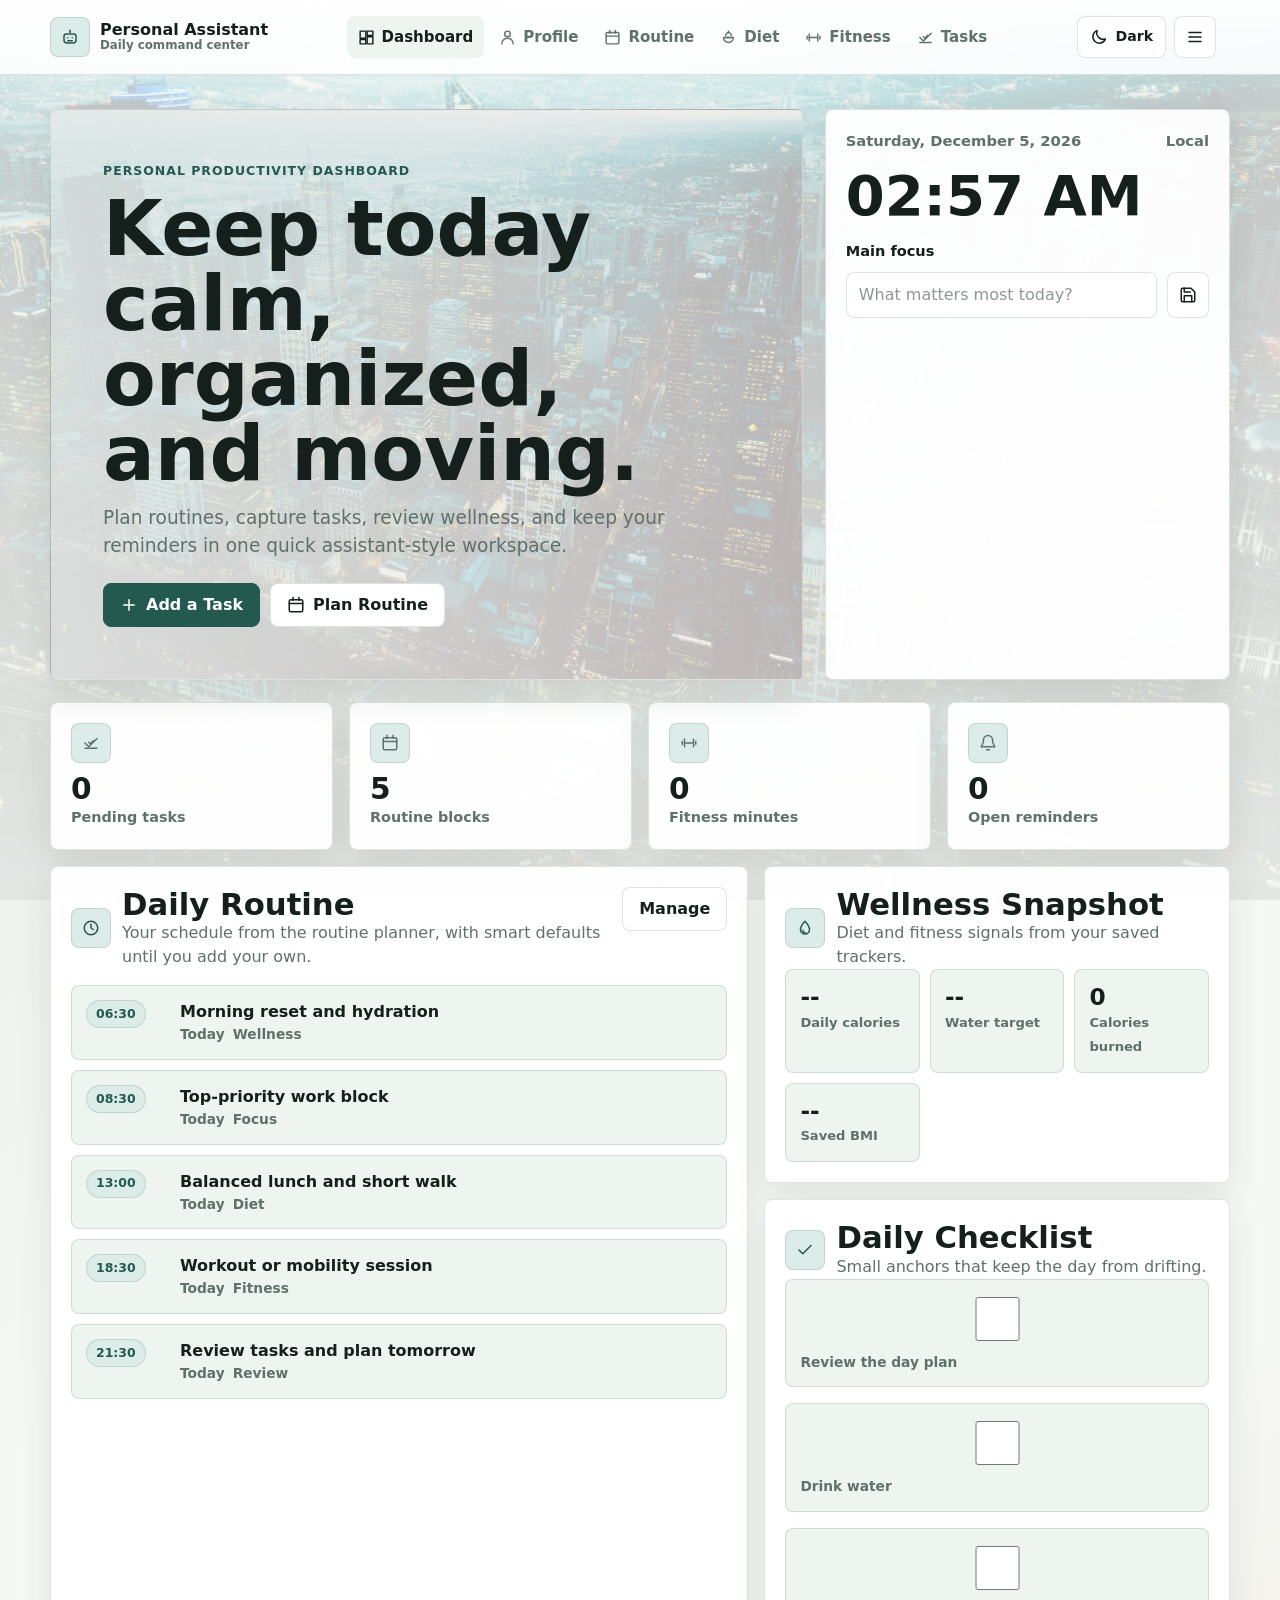
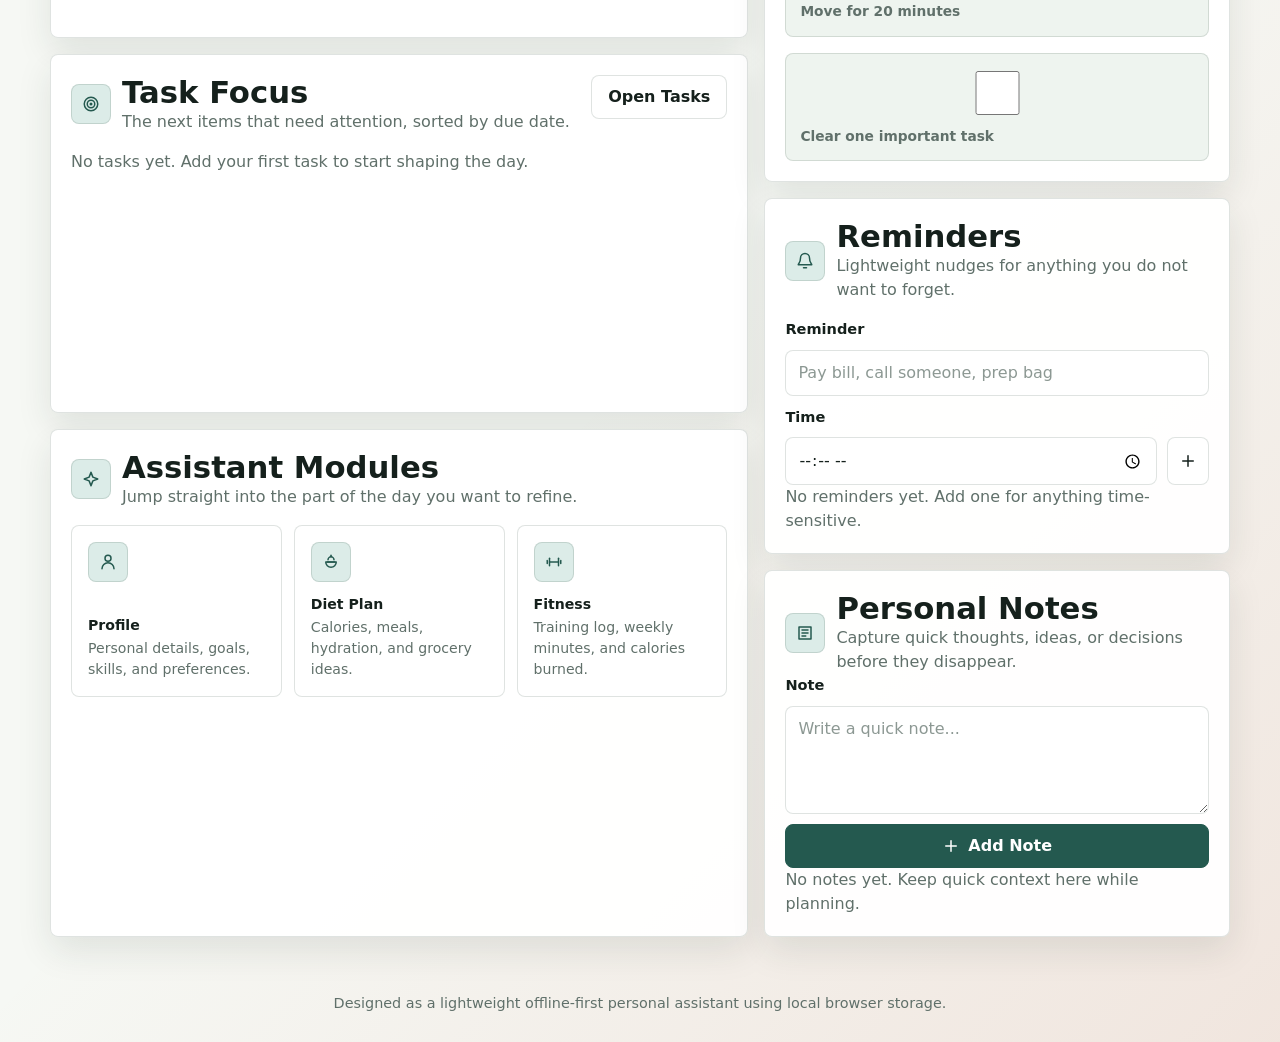
<file: Index.html>
<!DOCTYPE html>
<html lang="en">
<head>
    <meta charset="UTF-8">
    <meta name="viewport" content="width=device-width, initial-scale=1.0">
    <meta name="description" content="A lightweight personal assistant dashboard for routines, tasks, fitness, diet, reminders, and notes.">
    <title>Personal Assistant Dashboard</title>
    <link rel="stylesheet" href="./app.css">
    <script src="./app.js" defer></script>
    <script src="./Personal.js" defer></script>
</head>
<body data-page="dashboard">
    <a class="skip-link" href="#main">Skip to content</a>

    <header class="site-header">
        <nav class="navbar" aria-label="Primary navigation">
            <a class="brand" href="./Index.html">
                <span class="brand-mark" data-icon="assistant" aria-hidden="true"></span>
                <span class="brand-text">
                    <span>Personal Assistant</span>
                    <span>Daily command center</span>
                </span>
            </a>

            <div class="nav-menu" id="primary-menu">
                <a class="nav-link" href="./Index.html" data-icon="dashboard">Dashboard</a>
                <a class="nav-link" href="./Profile.html" data-icon="user">Profile</a>
                <a class="nav-link" href="./TimeTable.html" data-icon="calendar">Routine</a>
                <a class="nav-link" href="./Diet.html" data-icon="salad">Diet</a>
                <a class="nav-link" href="./Exercise.html" data-icon="dumbbell">Fitness</a>
                <a class="nav-link" href="./Task.html" data-icon="tasks">Tasks</a>
            </div>

            <div class="nav-actions">
                <button class="theme-toggle" type="button" data-theme-toggle></button>
                <button class="icon-button nav-toggle" type="button" data-nav-toggle aria-label="Open navigation" aria-controls="primary-menu" aria-expanded="false"></button>
            </div>
        </nav>
    </header>

    <main class="app-shell" id="main">
        <section class="dashboard-hero" aria-labelledby="dashboard-title">
            <div class="hero-panel">
                <div class="hero-content">
                    <p class="eyebrow">Personal productivity dashboard</p>
                    <h1 id="dashboard-title">Keep today calm, organized, and moving.</h1>
                    <p class="lead">Plan routines, capture tasks, review wellness, and keep your reminders in one quick assistant-style workspace.</p>
                    <div class="hero-actions">
                        <a class="btn btn-primary" href="./Task.html"><span data-icon="plus" aria-hidden="true"></span>Add a Task</a>
                        <a class="btn" href="./TimeTable.html"><span data-icon="calendar" aria-hidden="true"></span>Plan Routine</a>
                    </div>
                </div>
            </div>

            <aside class="hero-aside" aria-label="Today overview">
                <div class="today-meta">
                    <span data-current-date>Today</span>
                    <span>Local</span>
                </div>
                <div class="clock" data-clock>--:--</div>
                <form class="compact-form" id="focusForm">
                    <label for="dailyFocus">Main focus</label>
                    <div class="input-line">
                        <input id="dailyFocus" type="text" placeholder="What matters most today?">
                        <button class="icon-button" type="submit" aria-label="Save focus"><span data-icon="save" aria-hidden="true"></span></button>
                    </div>
                </form>
                <p class="muted" id="focusStatus" aria-live="polite"></p>
            </aside>
        </section>

        <section class="metric-grid" aria-label="Dashboard metrics">
            <article class="stat-card">
                <span class="stat-icon" data-icon="tasks" aria-hidden="true"></span>
                <div>
                    <strong id="metricPendingTasks">0</strong>
                    <span>Pending tasks</span>
                </div>
            </article>
            <article class="stat-card">
                <span class="stat-icon" data-icon="calendar" aria-hidden="true"></span>
                <div>
                    <strong id="metricRoutineItems">0</strong>
                    <span>Routine blocks</span>
                </div>
            </article>
            <article class="stat-card">
                <span class="stat-icon" data-icon="dumbbell" aria-hidden="true"></span>
                <div>
                    <strong id="metricFitnessMinutes">0</strong>
                    <span>Fitness minutes</span>
                </div>
            </article>
            <article class="stat-card">
                <span class="stat-icon" data-icon="bell" aria-hidden="true"></span>
                <div>
                    <strong id="metricReminders">0</strong>
                    <span>Open reminders</span>
                </div>
            </article>
        </section>

        <section class="dashboard-grid" aria-label="Daily planning sections">
            <div class="stack">
                <section class="panel" aria-labelledby="routine-title">
                    <div class="section-head">
                        <div class="section-title">
                            <span class="section-icon" data-icon="clock" aria-hidden="true"></span>
                            <div>
                                <h2 id="routine-title">Daily Routine</h2>
                                <p class="muted">Your schedule from the routine planner, with smart defaults until you add your own.</p>
                            </div>
                        </div>
                        <a class="btn" href="./TimeTable.html">Manage</a>
                    </div>
                    <ul class="routine-list" id="dashboardRoutineList"></ul>
                </section>

                <section class="panel" aria-labelledby="tasks-title">
                    <div class="section-head">
                        <div class="section-title">
                            <span class="section-icon" data-icon="target" aria-hidden="true"></span>
                            <div>
                                <h2 id="tasks-title">Task Focus</h2>
                                <p class="muted">The next items that need attention, sorted by due date.</p>
                            </div>
                        </div>
                        <a class="btn" href="./Task.html">Open Tasks</a>
                    </div>
                    <ul class="task-list" id="dashboardTaskList"></ul>
                </section>

                <section class="panel" aria-labelledby="quick-links-title">
                    <div class="section-head">
                        <div class="section-title">
                            <span class="section-icon" data-icon="spark" aria-hidden="true"></span>
                            <div>
                                <h2 id="quick-links-title">Assistant Modules</h2>
                                <p class="muted">Jump straight into the part of the day you want to refine.</p>
                            </div>
                        </div>
                    </div>
                    <div class="quick-links">
                        <a class="quick-link" href="./Profile.html">
                            <span class="section-icon" data-icon="user" aria-hidden="true"></span>
                            <span><strong>Profile</strong><span>Personal details, goals, skills, and preferences.</span></span>
                        </a>
                        <a class="quick-link" href="./Diet.html">
                            <span class="section-icon" data-icon="salad" aria-hidden="true"></span>
                            <span><strong>Diet Plan</strong><span>Calories, meals, hydration, and grocery ideas.</span></span>
                        </a>
                        <a class="quick-link" href="./Exercise.html">
                            <span class="section-icon" data-icon="dumbbell" aria-hidden="true"></span>
                            <span><strong>Fitness</strong><span>Training log, weekly minutes, and calories burned.</span></span>
                        </a>
                    </div>
                </section>
            </div>

            <aside class="stack">
                <section class="panel" aria-labelledby="wellness-title">
                    <div class="section-title">
                        <span class="section-icon" data-icon="water" aria-hidden="true"></span>
                        <div>
                            <h2 id="wellness-title">Wellness Snapshot</h2>
                            <p class="muted">Diet and fitness signals from your saved trackers.</p>
                        </div>
                    </div>
                    <div class="stats-strip" id="wellnessStats"></div>
                </section>

                <section class="panel" aria-labelledby="checklist-title">
                    <div class="section-title">
                        <span class="section-icon" data-icon="check" aria-hidden="true"></span>
                        <div>
                            <h2 id="checklist-title">Daily Checklist</h2>
                            <p class="muted">Small anchors that keep the day from drifting.</p>
                        </div>
                    </div>
                    <div class="stack" id="dailyChecklist"></div>
                </section>

                <section class="panel" aria-labelledby="reminders-title">
                    <div class="section-head">
                        <div class="section-title">
                            <span class="section-icon" data-icon="bell" aria-hidden="true"></span>
                            <div>
                                <h2 id="reminders-title">Reminders</h2>
                                <p class="muted">Lightweight nudges for anything you do not want to forget.</p>
                            </div>
                        </div>
                    </div>
                    <form class="compact-form" id="reminderForm">
                        <label for="reminderTitle">Reminder</label>
                        <input id="reminderTitle" type="text" placeholder="Pay bill, call someone, prep bag">
                        <label for="reminderTime">Time</label>
                        <div class="input-line">
                            <input id="reminderTime" type="time">
                            <button class="icon-button" type="submit" aria-label="Add reminder"><span data-icon="plus" aria-hidden="true"></span></button>
                        </div>
                    </form>
                    <ul class="list" id="reminderList"></ul>
                </section>

                <section class="panel" aria-labelledby="notes-title">
                    <div class="section-title">
                        <span class="section-icon" data-icon="note" aria-hidden="true"></span>
                        <div>
                            <h2 id="notes-title">Personal Notes</h2>
                            <p class="muted">Capture quick thoughts, ideas, or decisions before they disappear.</p>
                        </div>
                    </div>
                    <form class="compact-form" id="noteForm">
                        <label for="noteText">Note</label>
                        <textarea id="noteText" placeholder="Write a quick note..."></textarea>
                        <button class="primary-action" type="submit"><span data-icon="plus" aria-hidden="true"></span>Add Note</button>
                    </form>
                    <ul class="note-list" id="noteList"></ul>
                </section>
            </aside>
        </section>
    </main>

    <footer class="footer">Designed as a lightweight offline-first personal assistant using local browser storage.</footer>
</body>
</html>
</file>
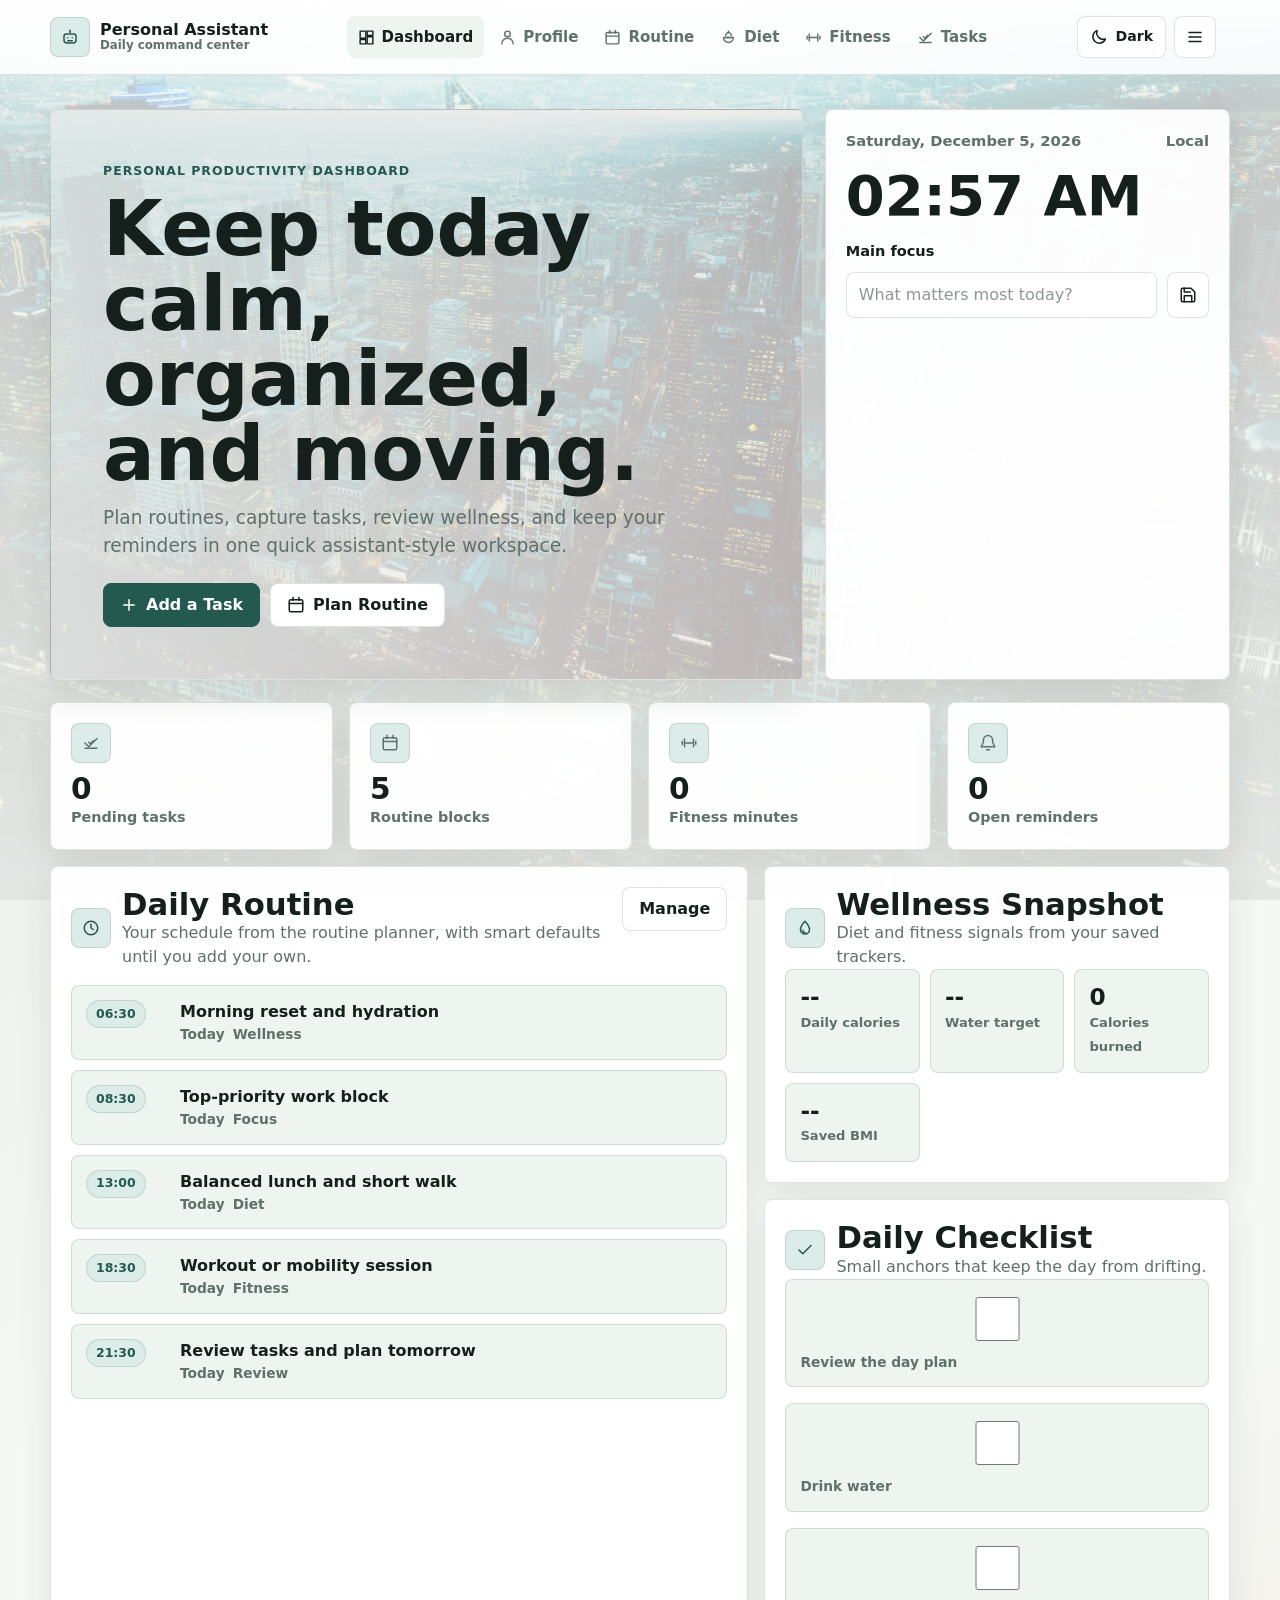
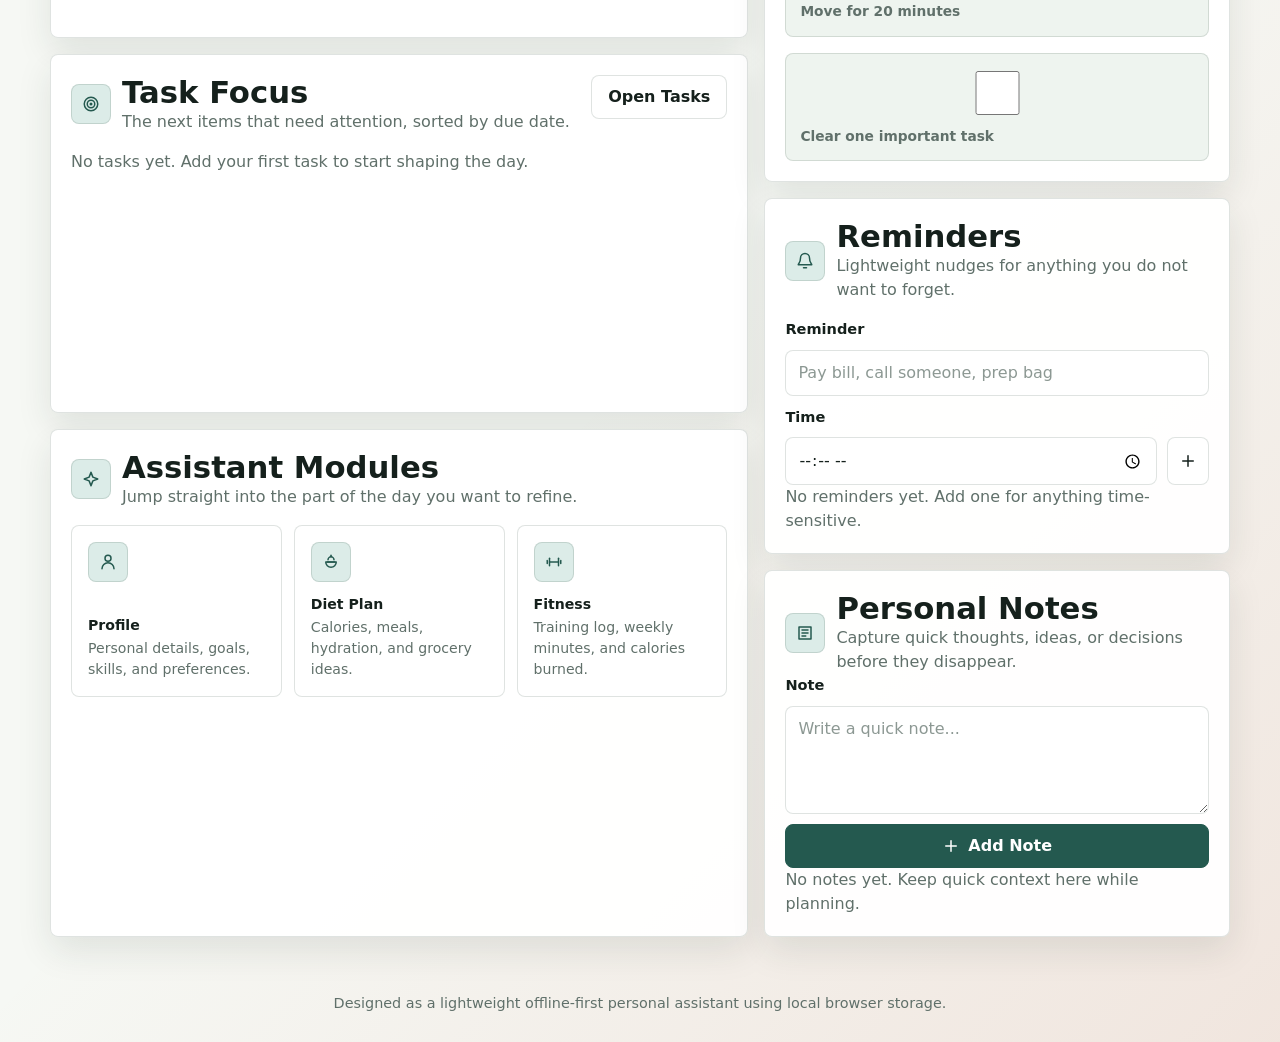
<file: index.html>
<!DOCTYPE html>
<html lang="en">
<head>
    <meta charset="UTF-8">
    <meta name="viewport" content="width=device-width, initial-scale=1.0">
    <meta name="description" content="A lightweight personal assistant dashboard for routines, tasks, fitness, diet, reminders, and notes.">
    <title>Personal Assistant Dashboard</title>
    <link rel="stylesheet" href="./app.css">
    <script src="./app.js" defer></script>
    <script src="./Personal.js" defer></script>
</head>
<body data-page="dashboard">
    <a class="skip-link" href="#main">Skip to content</a>

    <header class="site-header">
        <nav class="navbar" aria-label="Primary navigation">
            <a class="brand" href="./index.html">
                <span class="brand-mark" data-icon="assistant" aria-hidden="true"></span>
                <span class="brand-text">
                    <span>Personal Assistant</span>
                    <span>Daily command center</span>
                </span>
            </a>

            <div class="nav-menu" id="primary-menu">
                <a class="nav-link" href="./index.html" data-icon="dashboard">Dashboard</a>
                <a class="nav-link" href="./Profile.html" data-icon="user">Profile</a>
                <a class="nav-link" href="./TimeTable.html" data-icon="calendar">Routine</a>
                <a class="nav-link" href="./Diet.html" data-icon="salad">Diet</a>
                <a class="nav-link" href="./Exercise.html" data-icon="dumbbell">Fitness</a>
                <a class="nav-link" href="./Task.html" data-icon="tasks">Tasks</a>
            </div>

            <div class="nav-actions">
                <button class="theme-toggle" type="button" data-theme-toggle></button>
                <button class="icon-button nav-toggle" type="button" data-nav-toggle aria-label="Open navigation" aria-controls="primary-menu" aria-expanded="false"></button>
            </div>
        </nav>
    </header>

    <main class="app-shell" id="main">
        <section class="dashboard-hero" aria-labelledby="dashboard-title">
            <div class="hero-panel">
                <div class="hero-content">
                    <p class="eyebrow">Personal productivity dashboard</p>
                    <h1 id="dashboard-title">Keep today calm, organized, and moving.</h1>
                    <p class="lead">Plan routines, capture tasks, review wellness, and keep your reminders in one quick assistant-style workspace.</p>
                    <div class="hero-actions">
                        <a class="btn btn-primary" href="./Task.html"><span data-icon="plus" aria-hidden="true"></span>Add a Task</a>
                        <a class="btn" href="./TimeTable.html"><span data-icon="calendar" aria-hidden="true"></span>Plan Routine</a>
                    </div>
                </div>
            </div>

            <aside class="hero-aside" aria-label="Today overview">
                <div class="today-meta">
                    <span data-current-date>Today</span>
                    <span>Local</span>
                </div>
                <div class="clock" data-clock>--:--</div>
                <form class="compact-form" id="focusForm">
                    <label for="dailyFocus">Main focus</label>
                    <div class="input-line">
                        <input id="dailyFocus" type="text" placeholder="What matters most today?">
                        <button class="icon-button" type="submit" aria-label="Save focus"><span data-icon="save" aria-hidden="true"></span></button>
                    </div>
                </form>
                <p class="muted" id="focusStatus" aria-live="polite"></p>
            </aside>
        </section>

        <section class="metric-grid" aria-label="Dashboard metrics">
            <article class="stat-card">
                <span class="stat-icon" data-icon="tasks" aria-hidden="true"></span>
                <div>
                    <strong id="metricPendingTasks">0</strong>
                    <span>Pending tasks</span>
                </div>
            </article>
            <article class="stat-card">
                <span class="stat-icon" data-icon="calendar" aria-hidden="true"></span>
                <div>
                    <strong id="metricRoutineItems">0</strong>
                    <span>Routine blocks</span>
                </div>
            </article>
            <article class="stat-card">
                <span class="stat-icon" data-icon="dumbbell" aria-hidden="true"></span>
                <div>
                    <strong id="metricFitnessMinutes">0</strong>
                    <span>Fitness minutes</span>
                </div>
            </article>
            <article class="stat-card">
                <span class="stat-icon" data-icon="bell" aria-hidden="true"></span>
                <div>
                    <strong id="metricReminders">0</strong>
                    <span>Open reminders</span>
                </div>
            </article>
        </section>

        <section class="dashboard-grid" aria-label="Daily planning sections">
            <div class="stack">
                <section class="panel" aria-labelledby="routine-title">
                    <div class="section-head">
                        <div class="section-title">
                            <span class="section-icon" data-icon="clock" aria-hidden="true"></span>
                            <div>
                                <h2 id="routine-title">Daily Routine</h2>
                                <p class="muted">Your schedule from the routine planner, with smart defaults until you add your own.</p>
                            </div>
                        </div>
                        <a class="btn" href="./TimeTable.html">Manage</a>
                    </div>
                    <ul class="routine-list" id="dashboardRoutineList"></ul>
                </section>

                <section class="panel" aria-labelledby="tasks-title">
                    <div class="section-head">
                        <div class="section-title">
                            <span class="section-icon" data-icon="target" aria-hidden="true"></span>
                            <div>
                                <h2 id="tasks-title">Task Focus</h2>
                                <p class="muted">The next items that need attention, sorted by due date.</p>
                            </div>
                        </div>
                        <a class="btn" href="./Task.html">Open Tasks</a>
                    </div>
                    <ul class="task-list" id="dashboardTaskList"></ul>
                </section>

                <section class="panel" aria-labelledby="quick-links-title">
                    <div class="section-head">
                        <div class="section-title">
                            <span class="section-icon" data-icon="spark" aria-hidden="true"></span>
                            <div>
                                <h2 id="quick-links-title">Assistant Modules</h2>
                                <p class="muted">Jump straight into the part of the day you want to refine.</p>
                            </div>
                        </div>
                    </div>
                    <div class="quick-links">
                        <a class="quick-link" href="./Profile.html">
                            <span class="section-icon" data-icon="user" aria-hidden="true"></span>
                            <span><strong>Profile</strong><span>Personal details, goals, skills, and preferences.</span></span>
                        </a>
                        <a class="quick-link" href="./Diet.html">
                            <span class="section-icon" data-icon="salad" aria-hidden="true"></span>
                            <span><strong>Diet Plan</strong><span>Calories, meals, hydration, and grocery ideas.</span></span>
                        </a>
                        <a class="quick-link" href="./Exercise.html">
                            <span class="section-icon" data-icon="dumbbell" aria-hidden="true"></span>
                            <span><strong>Fitness</strong><span>Training log, weekly minutes, and calories burned.</span></span>
                        </a>
                    </div>
                </section>
            </div>

            <aside class="stack">
                <section class="panel" aria-labelledby="wellness-title">
                    <div class="section-title">
                        <span class="section-icon" data-icon="water" aria-hidden="true"></span>
                        <div>
                            <h2 id="wellness-title">Wellness Snapshot</h2>
                            <p class="muted">Diet and fitness signals from your saved trackers.</p>
                        </div>
                    </div>
                    <div class="stats-strip" id="wellnessStats"></div>
                </section>

                <section class="panel" aria-labelledby="checklist-title">
                    <div class="section-title">
                        <span class="section-icon" data-icon="check" aria-hidden="true"></span>
                        <div>
                            <h2 id="checklist-title">Daily Checklist</h2>
                            <p class="muted">Small anchors that keep the day from drifting.</p>
                        </div>
                    </div>
                    <div class="stack" id="dailyChecklist"></div>
                </section>

                <section class="panel" aria-labelledby="reminders-title">
                    <div class="section-head">
                        <div class="section-title">
                            <span class="section-icon" data-icon="bell" aria-hidden="true"></span>
                            <div>
                                <h2 id="reminders-title">Reminders</h2>
                                <p class="muted">Lightweight nudges for anything you do not want to forget.</p>
                            </div>
                        </div>
                    </div>
                    <form class="compact-form" id="reminderForm">
                        <label for="reminderTitle">Reminder</label>
                        <input id="reminderTitle" type="text" placeholder="Pay bill, call someone, prep bag">
                        <label for="reminderTime">Time</label>
                        <div class="input-line">
                            <input id="reminderTime" type="time">
                            <button class="icon-button" type="submit" aria-label="Add reminder"><span data-icon="plus" aria-hidden="true"></span></button>
                        </div>
                    </form>
                    <ul class="list" id="reminderList"></ul>
                </section>

                <section class="panel" aria-labelledby="notes-title">
                    <div class="section-title">
                        <span class="section-icon" data-icon="note" aria-hidden="true"></span>
                        <div>
                            <h2 id="notes-title">Personal Notes</h2>
                            <p class="muted">Capture quick thoughts, ideas, or decisions before they disappear.</p>
                        </div>
                    </div>
                    <form class="compact-form" id="noteForm">
                        <label for="noteText">Note</label>
                        <textarea id="noteText" placeholder="Write a quick note..."></textarea>
                        <button class="primary-action" type="submit"><span data-icon="plus" aria-hidden="true"></span>Add Note</button>
                    </form>
                    <ul class="note-list" id="noteList"></ul>
                </section>
            </aside>
        </section>
    </main>

    <footer class="footer">Designed as a lightweight offline-first personal assistant using local browser storage.</footer>
</body>
</html>
</file>
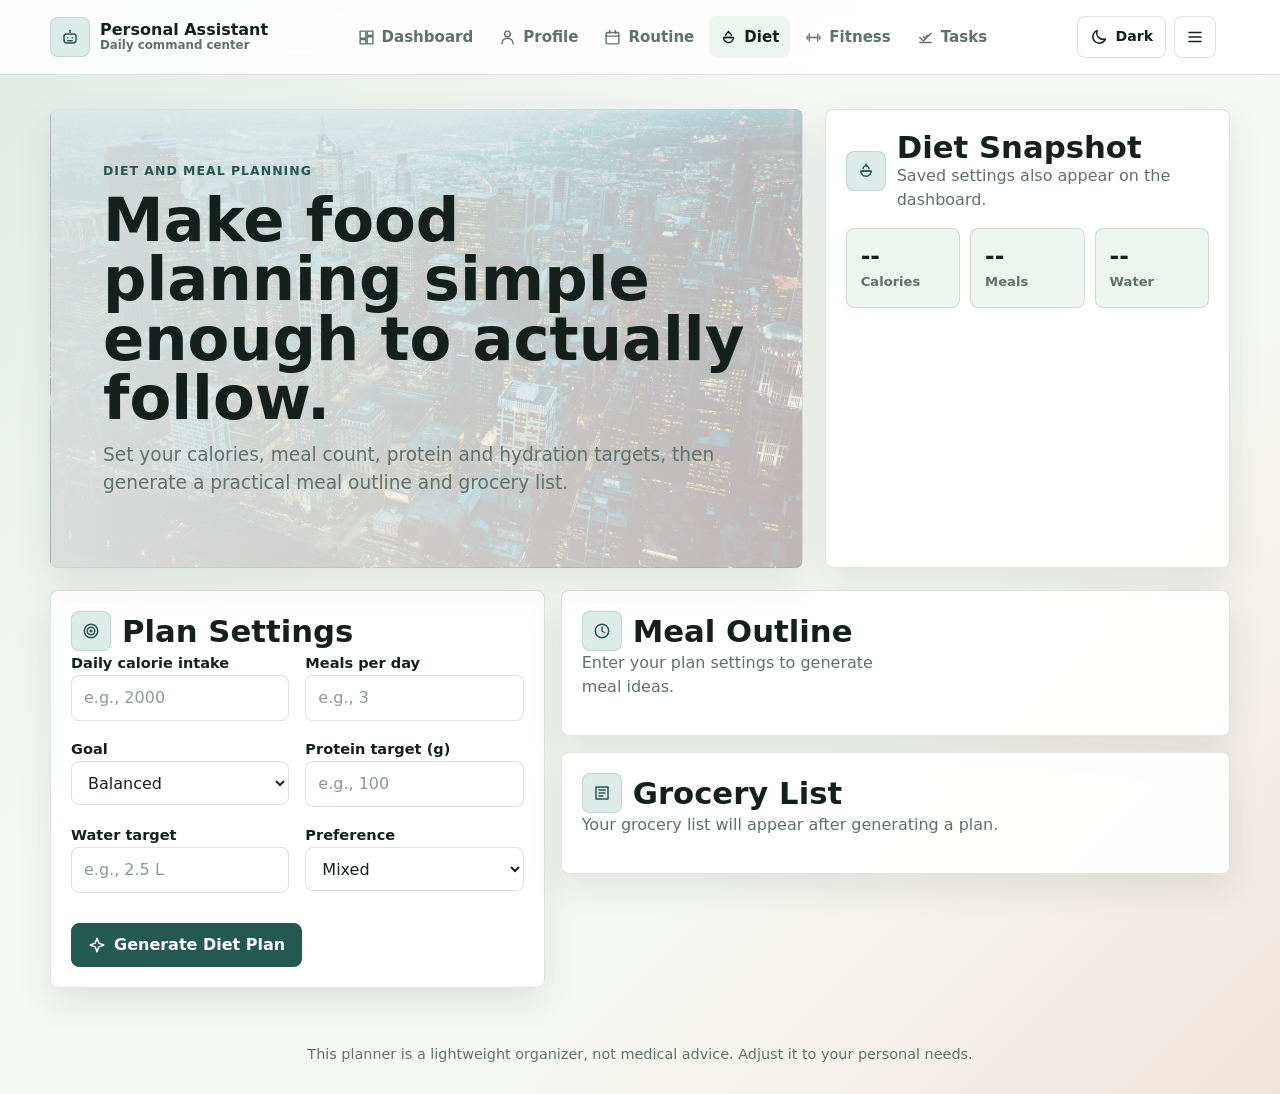
<file: Diet.html>
<!DOCTYPE html>
<html lang="en">
<head>
    <meta charset="UTF-8">
    <meta name="viewport" content="width=device-width, initial-scale=1.0">
    <meta name="description" content="Lightweight diet planner with calories, meals, hydration target, meal ideas, and grocery list.">
    <title>Diet Plan | Personal Assistant</title>
    <link rel="stylesheet" href="./app.css">
    <script src="./app.js" defer></script>
    <script src="./Diet.js" defer></script>
</head>
<body>
    <a class="skip-link" href="#main">Skip to content</a>

    <header class="site-header">
        <nav class="navbar" aria-label="Primary navigation">
            <a class="brand" href="./index.html">
                <span class="brand-mark" data-icon="assistant" aria-hidden="true"></span>
                <span class="brand-text">
                    <span>Personal Assistant</span>
                    <span>Daily command center</span>
                </span>
            </a>
            <div class="nav-menu" id="primary-menu">
                <a class="nav-link" href="./index.html" data-icon="dashboard">Dashboard</a>
                <a class="nav-link" href="./Profile.html" data-icon="user">Profile</a>
                <a class="nav-link" href="./TimeTable.html" data-icon="calendar">Routine</a>
                <a class="nav-link" href="./Diet.html" data-icon="salad">Diet</a>
                <a class="nav-link" href="./Exercise.html" data-icon="dumbbell">Fitness</a>
                <a class="nav-link" href="./Task.html" data-icon="tasks">Tasks</a>
            </div>
            <div class="nav-actions">
                <button class="theme-toggle" type="button" data-theme-toggle></button>
                <button class="icon-button nav-toggle" type="button" data-nav-toggle aria-label="Open navigation" aria-controls="primary-menu" aria-expanded="false"></button>
            </div>
        </nav>
    </header>

    <main class="app-shell" id="main">
        <section class="page-hero" aria-labelledby="diet-title">
            <div class="hero-panel">
                <div class="hero-content">
                    <p class="eyebrow">Diet and meal planning</p>
                    <h1 id="diet-title">Make food planning simple enough to actually follow.</h1>
                    <p class="lead">Set your calories, meal count, protein and hydration targets, then generate a practical meal outline and grocery list.</p>
                </div>
            </div>
            <aside class="hero-aside">
                <div class="section-title">
                    <span class="section-icon" data-icon="salad" aria-hidden="true"></span>
                    <div>
                        <h2>Diet Snapshot</h2>
                        <p class="muted">Saved settings also appear on the dashboard.</p>
                    </div>
                </div>
                <div class="stats-strip">
                    <div class="mini-stat"><strong id="dietCaloriesMetric">--</strong><span>Calories</span></div>
                    <div class="mini-stat"><strong id="dietMealsMetric">--</strong><span>Meals</span></div>
                    <div class="mini-stat"><strong id="dietWaterMetric">--</strong><span>Water</span></div>
                </div>
            </aside>
        </section>

        <section class="wellness-layout">
            <div class="form-panel">
                <div class="section-title">
                    <span class="section-icon" data-icon="target" aria-hidden="true"></span>
                    <h2>Plan Settings</h2>
                </div>
                <form id="dietForm" class="form-grid">
                    <div>
                        <label for="calories">Daily calorie intake</label>
                        <input type="number" id="calories" min="800" step="50" placeholder="e.g., 2000" required>
                    </div>
                    <div>
                        <label for="meals">Meals per day</label>
                        <input type="number" id="meals" min="2" max="6" placeholder="e.g., 3" required>
                    </div>
                    <div>
                        <label for="dietGoal">Goal</label>
                        <select id="dietGoal">
                            <option value="balanced">Balanced</option>
                            <option value="lean">Lean protein</option>
                            <option value="energy">Energy focused</option>
                            <option value="light">Light meals</option>
                        </select>
                    </div>
                    <div>
                        <label for="proteinTarget">Protein target (g)</label>
                        <input type="number" id="proteinTarget" min="20" step="5" placeholder="e.g., 100">
                    </div>
                    <div>
                        <label for="waterTarget">Water target</label>
                        <input type="text" id="waterTarget" placeholder="e.g., 2.5 L">
                    </div>
                    <div>
                        <label for="dietPreference">Preference</label>
                        <select id="dietPreference">
                            <option value="mixed">Mixed</option>
                            <option value="vegetarian">Vegetarian</option>
                            <option value="high-fiber">High fiber</option>
                        </select>
                    </div>
                    <div class="form-actions full">
                        <button type="submit"><span data-icon="spark" aria-hidden="true"></span>Generate Diet Plan</button>
                        <p class="status-message" id="dietStatus" aria-live="polite"></p>
                    </div>
                </form>
            </div>

            <div class="stack">
                <section class="panel" aria-labelledby="meal-list-title">
                    <div class="section-title">
                        <span class="section-icon" data-icon="clock" aria-hidden="true"></span>
                        <h2 id="meal-list-title">Meal Outline</h2>
                    </div>
                    <div id="mealList" class="meal-grid"></div>
                </section>

                <section class="panel" aria-labelledby="grocery-title">
                    <div class="section-title">
                        <span class="section-icon" data-icon="note" aria-hidden="true"></span>
                        <h2 id="grocery-title">Grocery List</h2>
                    </div>
                    <div id="groceryItems"></div>
                </section>
            </div>
        </section>
    </main>

    <footer class="footer">This planner is a lightweight organizer, not medical advice. Adjust it to your personal needs.</footer>
</body>
</html>
</file>
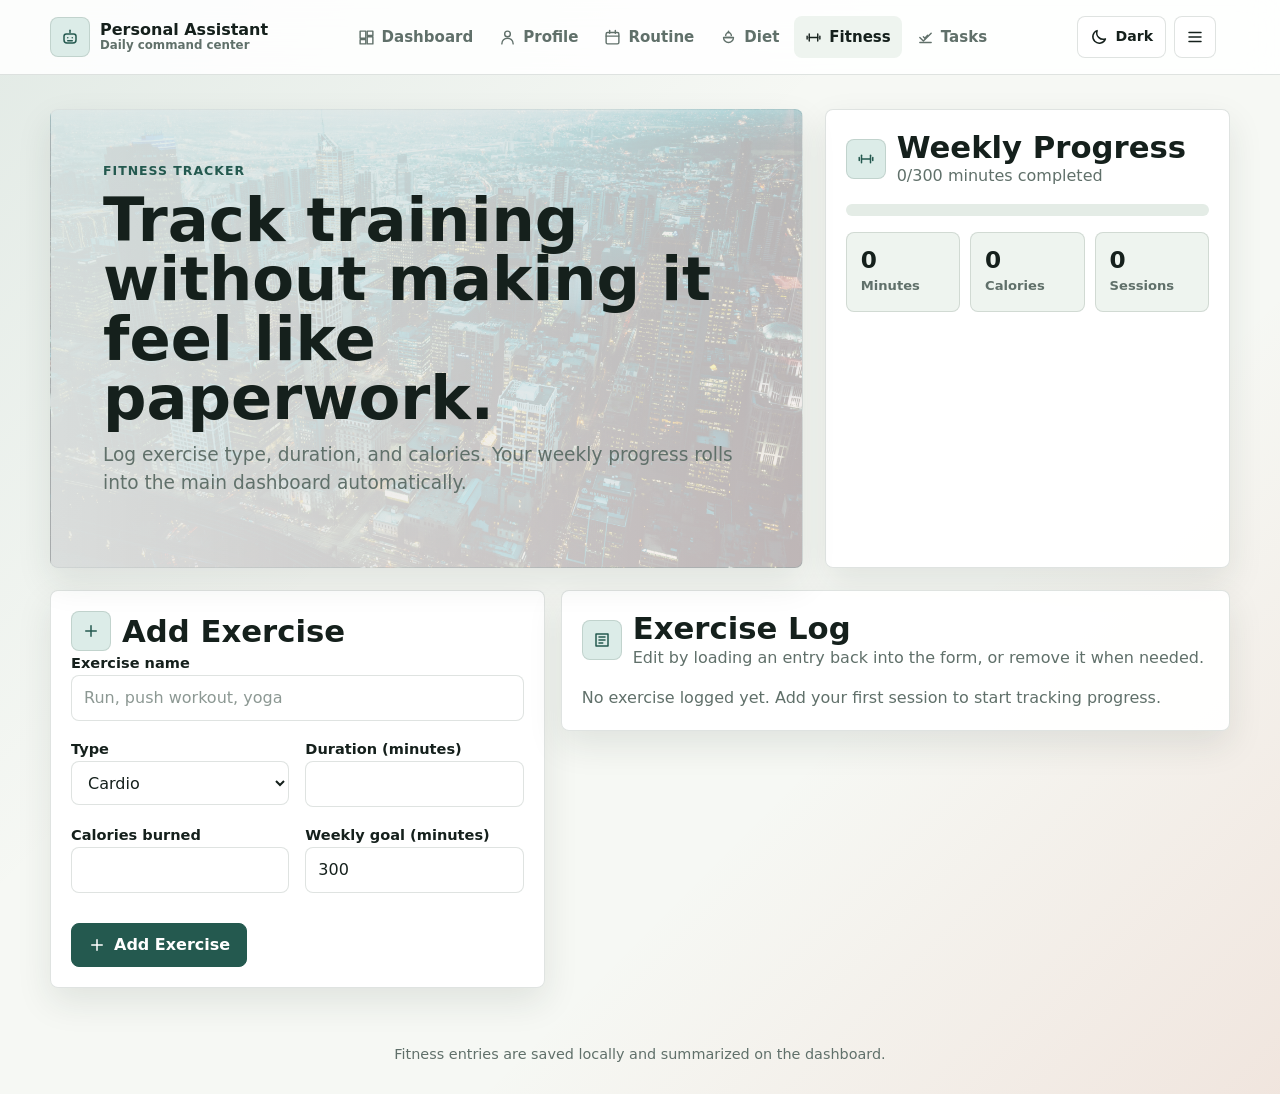
<file: Exercise.html>
<!DOCTYPE html>
<html lang="en">
<head>
    <meta charset="UTF-8">
    <meta name="viewport" content="width=device-width, initial-scale=1.0">
    <meta name="description" content="Exercise routine tracker with weekly goals, progress, calories, and editable workout log.">
    <title>Fitness Routine | Personal Assistant</title>
    <link rel="stylesheet" href="./app.css">
    <script src="./app.js" defer></script>
    <script src="./Exercise.js" defer></script>
</head>
<body>
    <a class="skip-link" href="#main">Skip to content</a>

    <header class="site-header">
        <nav class="navbar" aria-label="Primary navigation">
            <a class="brand" href="./index.html">
                <span class="brand-mark" data-icon="assistant" aria-hidden="true"></span>
                <span class="brand-text">
                    <span>Personal Assistant</span>
                    <span>Daily command center</span>
                </span>
            </a>
            <div class="nav-menu" id="primary-menu">
                <a class="nav-link" href="./index.html" data-icon="dashboard">Dashboard</a>
                <a class="nav-link" href="./Profile.html" data-icon="user">Profile</a>
                <a class="nav-link" href="./TimeTable.html" data-icon="calendar">Routine</a>
                <a class="nav-link" href="./Diet.html" data-icon="salad">Diet</a>
                <a class="nav-link" href="./Exercise.html" data-icon="dumbbell">Fitness</a>
                <a class="nav-link" href="./Task.html" data-icon="tasks">Tasks</a>
            </div>
            <div class="nav-actions">
                <button class="theme-toggle" type="button" data-theme-toggle></button>
                <button class="icon-button nav-toggle" type="button" data-nav-toggle aria-label="Open navigation" aria-controls="primary-menu" aria-expanded="false"></button>
            </div>
        </nav>
    </header>

    <main class="app-shell" id="main">
        <section class="page-hero" aria-labelledby="fitness-title">
            <div class="hero-panel">
                <div class="hero-content">
                    <p class="eyebrow">Fitness tracker</p>
                    <h1 id="fitness-title">Track training without making it feel like paperwork.</h1>
                    <p class="lead">Log exercise type, duration, and calories. Your weekly progress rolls into the main dashboard automatically.</p>
                </div>
            </div>
            <aside class="hero-aside">
                <div class="section-title">
                    <span class="section-icon" data-icon="dumbbell" aria-hidden="true"></span>
                    <div>
                        <h2>Weekly Progress</h2>
                        <p class="muted" id="progress-text">0/300 minutes completed</p>
                    </div>
                </div>
                <div class="progress-track" aria-hidden="true">
                    <div class="progress-fill" id="progress-fill"></div>
                </div>
                <div class="stats-strip">
                    <div class="mini-stat"><strong id="fitnessMinutesMetric">0</strong><span>Minutes</span></div>
                    <div class="mini-stat"><strong id="fitnessCaloriesMetric">0</strong><span>Calories</span></div>
                    <div class="mini-stat"><strong id="fitnessSessionsMetric">0</strong><span>Sessions</span></div>
                </div>
            </aside>
        </section>

        <section class="wellness-layout">
            <div class="form-panel" id="exercise-form-section">
                <div class="section-title">
                    <span class="section-icon" data-icon="plus" aria-hidden="true"></span>
                    <h2>Add Exercise</h2>
                </div>
                <form id="exercise-form" class="form-grid">
                    <div class="full">
                        <label for="exercise-name">Exercise name</label>
                        <input type="text" id="exercise-name" placeholder="Run, push workout, yoga" required>
                    </div>
                    <div>
                        <label for="exercise-type">Type</label>
                        <select id="exercise-type" required>
                            <option value="Cardio">Cardio</option>
                            <option value="Strength">Strength</option>
                            <option value="Flexibility">Flexibility</option>
                            <option value="Balance">Balance</option>
                        </select>
                    </div>
                    <div>
                        <label for="exercise-duration">Duration (minutes)</label>
                        <input type="number" id="exercise-duration" min="1" required>
                    </div>
                    <div>
                        <label for="calories-burned">Calories burned</label>
                        <input type="number" id="calories-burned" min="1" required>
                    </div>
                    <div>
                        <label for="weekly-goal">Weekly goal (minutes)</label>
                        <input type="number" id="weekly-goal" min="30" step="15" value="300">
                    </div>
                    <div class="form-actions full">
                        <button type="submit"><span data-icon="plus" aria-hidden="true"></span>Add Exercise</button>
                        <p class="status-message" id="exerciseStatus" aria-live="polite"></p>
                    </div>
                </form>
            </div>

            <section class="panel" id="exercise-log-section" aria-labelledby="exercise-log-title">
                <div class="section-head">
                    <div class="section-title">
                        <span class="section-icon" data-icon="note" aria-hidden="true"></span>
                        <div>
                            <h2 id="exercise-log-title">Exercise Log</h2>
                            <p class="muted">Edit by loading an entry back into the form, or remove it when needed.</p>
                        </div>
                    </div>
                </div>
                <ul class="list" id="exercise-log" aria-live="polite"></ul>
            </section>
        </section>
    </main>

    <footer class="footer">Fitness entries are saved locally and summarized on the dashboard.</footer>
</body>
</html>
</file>
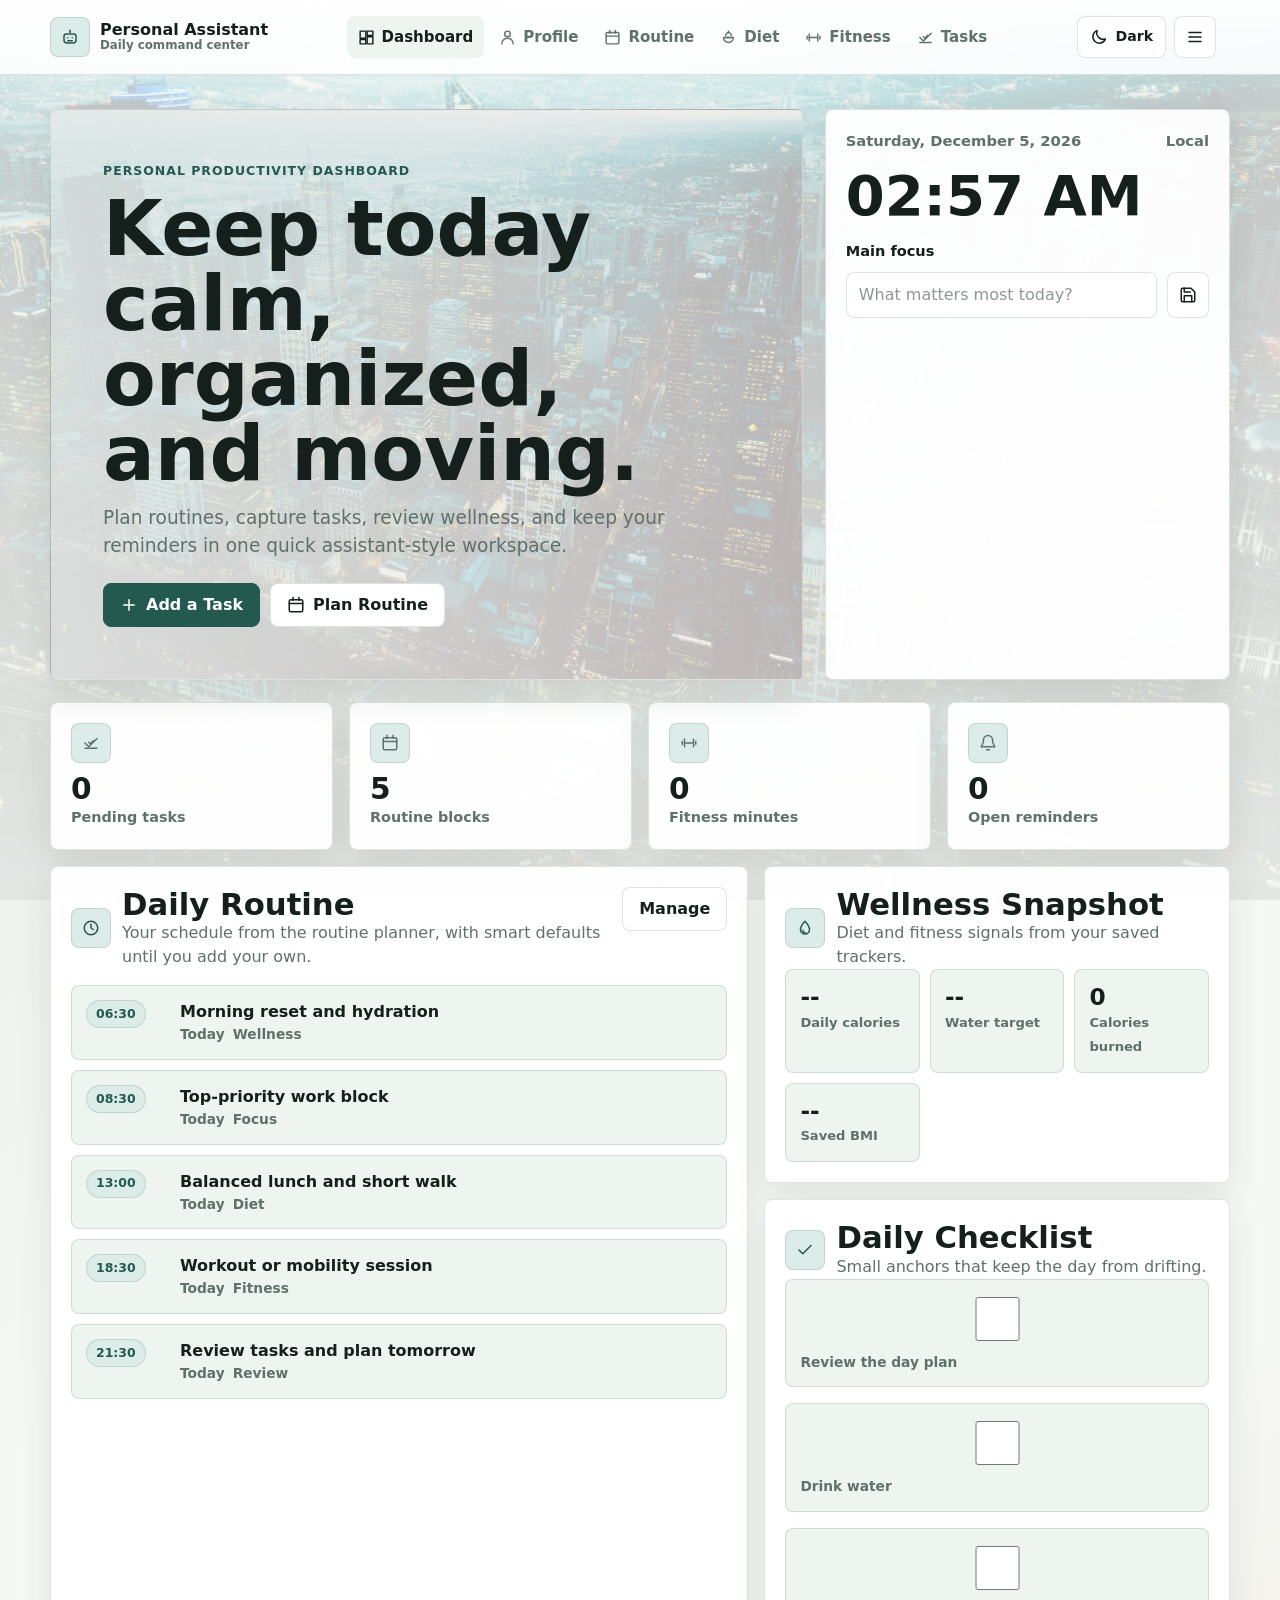
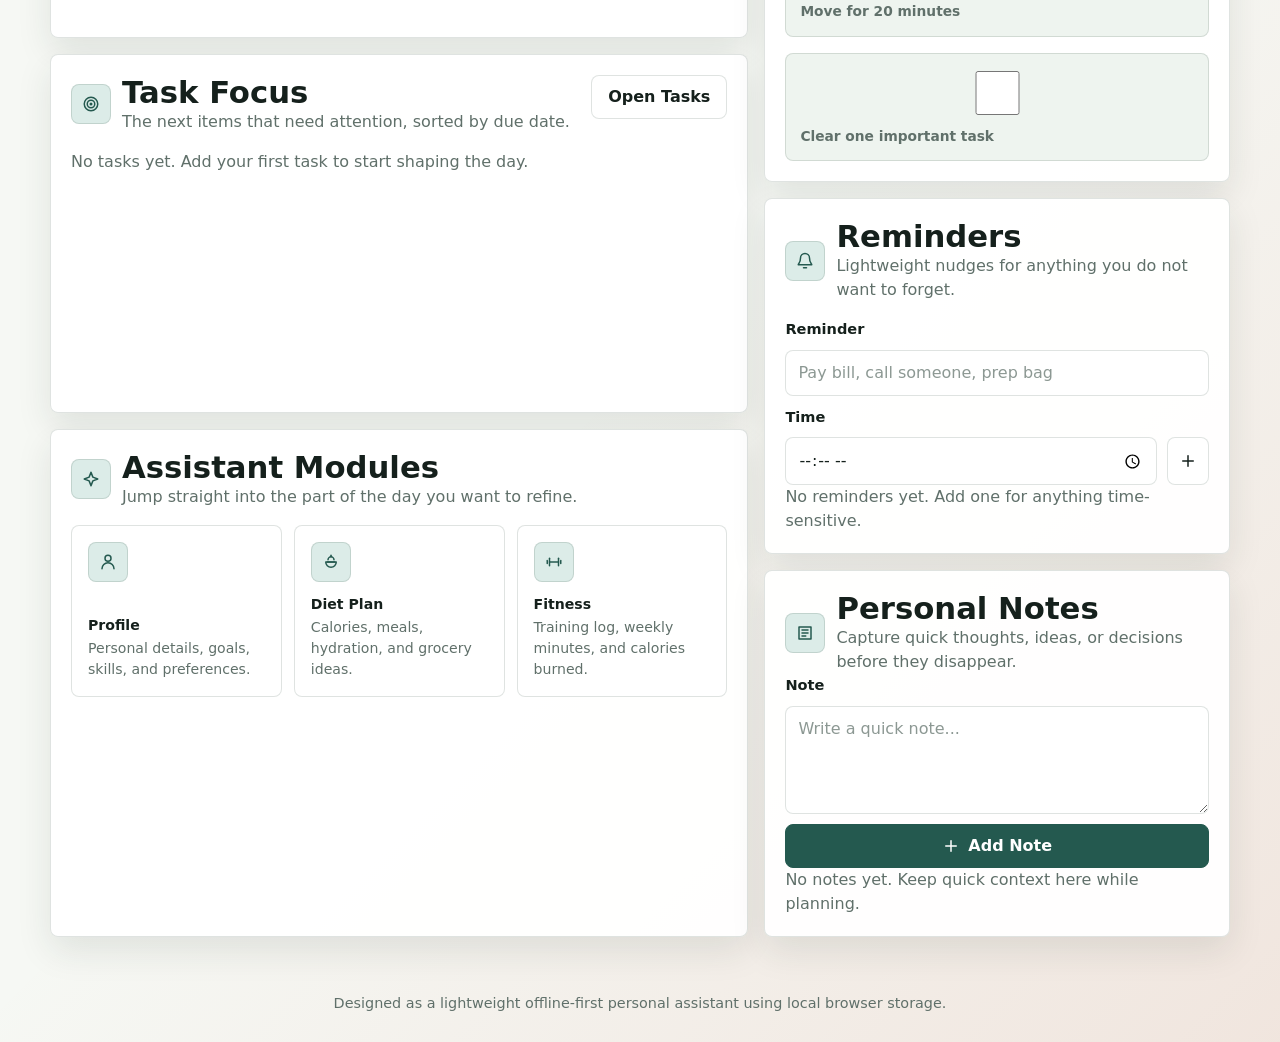
<file: Personal.html>
<!DOCTYPE html>
<html lang="en">
<head>
    <meta charset="UTF-8">
    <meta name="viewport" content="width=device-width, initial-scale=1.0">
    <meta http-equiv="refresh" content="0; url=./index.html">
    <title>Personal Assistant Dashboard</title>
    <link rel="canonical" href="./index.html">
    <link rel="stylesheet" href="./app.css">
    <script>
        window.location.replace("./index.html");
    </script>
</head>
<body>
    <main class="app-shell">
        <section class="panel">
            <h1>Opening your dashboard...</h1>
            <p class="lead">If it does not redirect automatically, <a href="./index.html">open the Personal Assistant Dashboard</a>.</p>
        </section>
    </main>
</body>
</html>
</file>
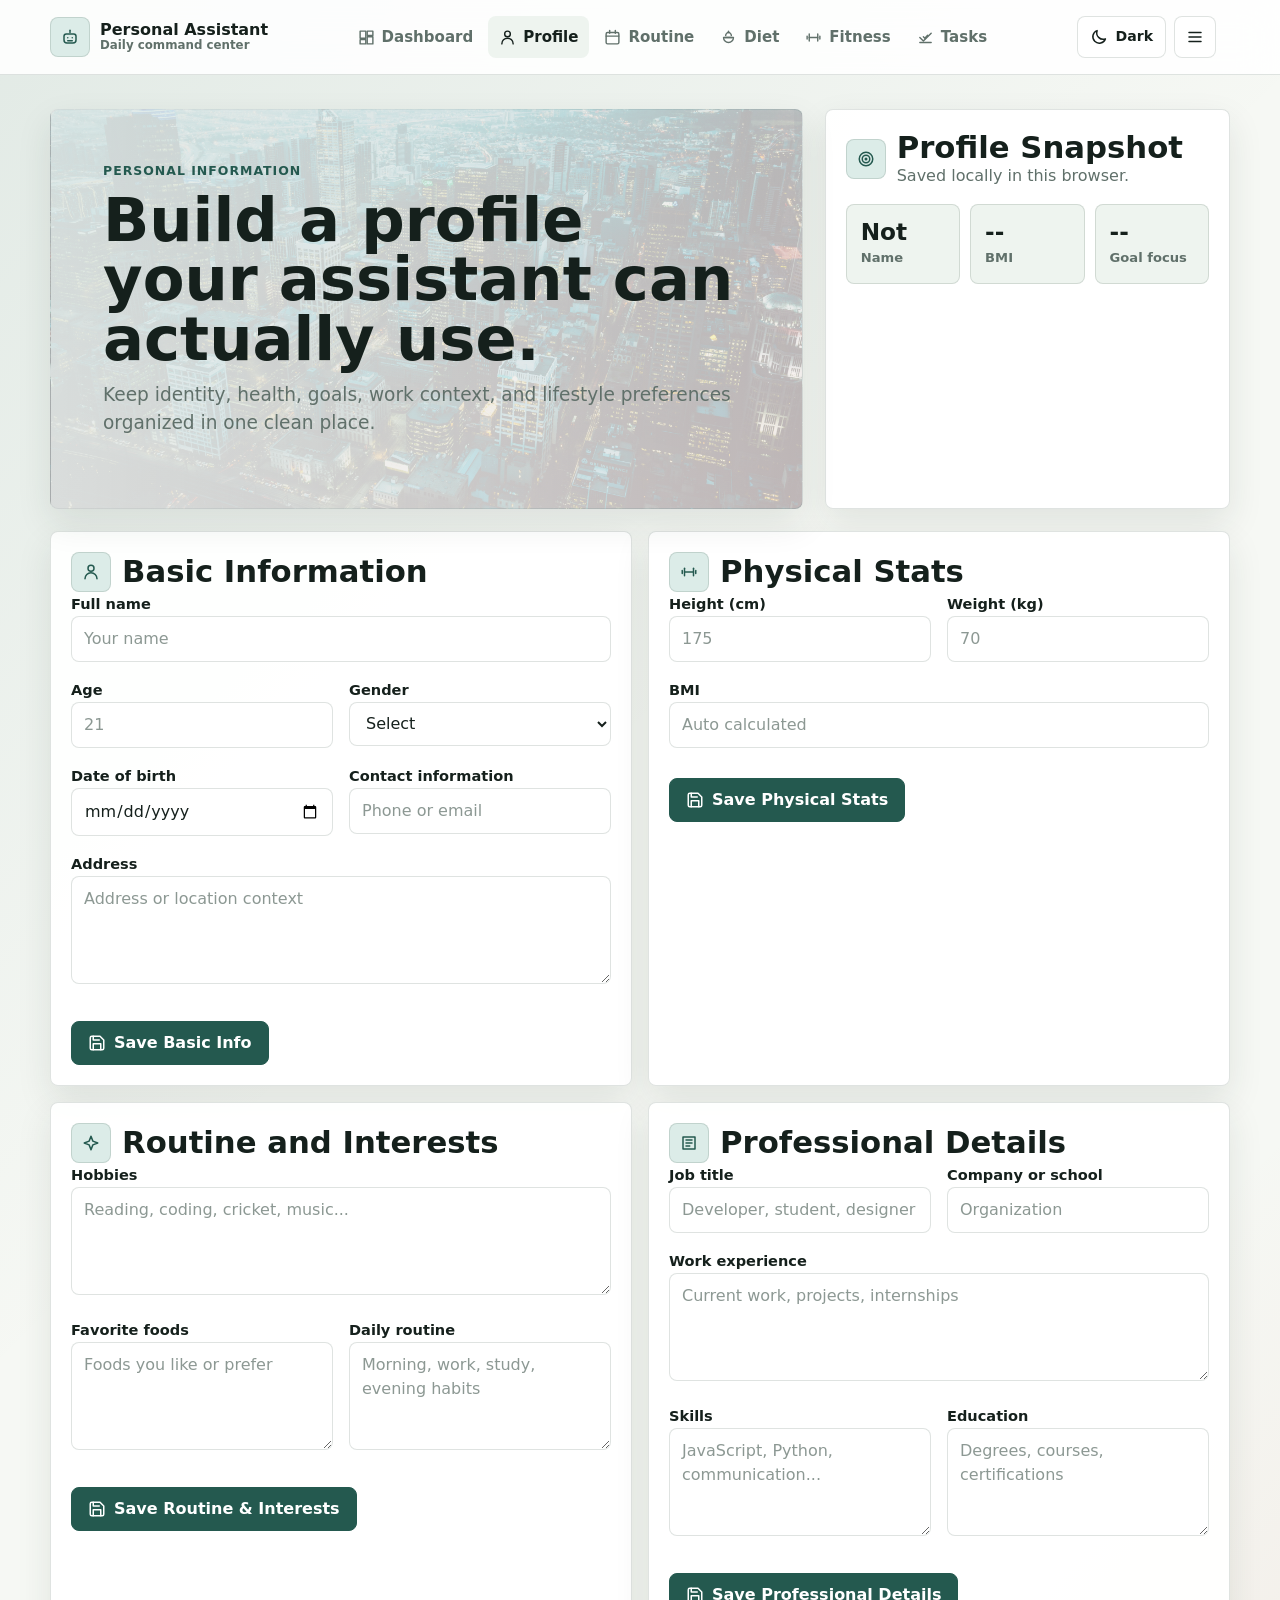
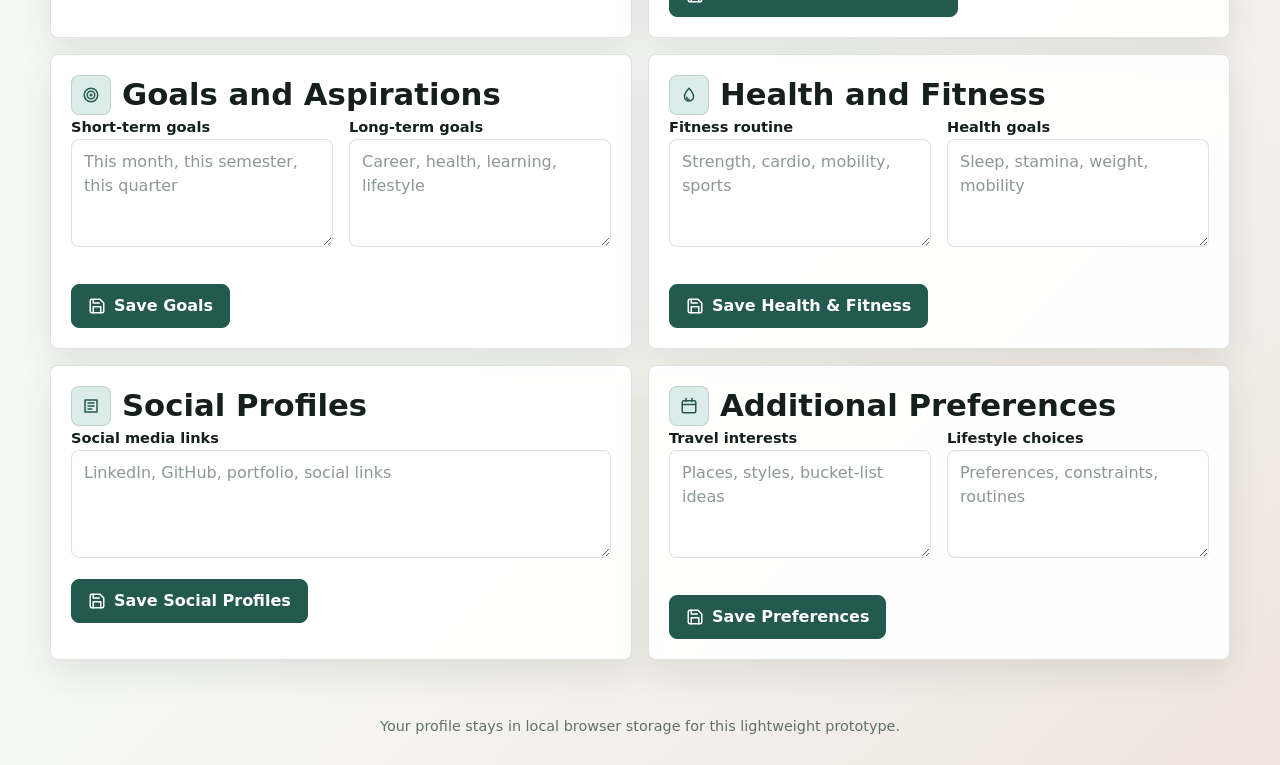
<file: Profile.html>
<!DOCTYPE html>
<html lang="en">
<head>
    <meta charset="UTF-8">
    <meta name="viewport" content="width=device-width, initial-scale=1.0">
    <meta name="description" content="Personal profile, goals, health details, professional information, and lifestyle preferences.">
    <title>Personal Profile | Personal Assistant</title>
    <link rel="stylesheet" href="./app.css">
    <script src="./app.js" defer></script>
    <script src="./Profile.js" defer></script>
</head>
<body>
    <a class="skip-link" href="#main">Skip to content</a>

    <header class="site-header">
        <nav class="navbar" aria-label="Primary navigation">
            <a class="brand" href="./index.html">
                <span class="brand-mark" data-icon="assistant" aria-hidden="true"></span>
                <span class="brand-text">
                    <span>Personal Assistant</span>
                    <span>Daily command center</span>
                </span>
            </a>
            <div class="nav-menu" id="primary-menu">
                <a class="nav-link" href="./index.html" data-icon="dashboard">Dashboard</a>
                <a class="nav-link" href="./Profile.html" data-icon="user">Profile</a>
                <a class="nav-link" href="./TimeTable.html" data-icon="calendar">Routine</a>
                <a class="nav-link" href="./Diet.html" data-icon="salad">Diet</a>
                <a class="nav-link" href="./Exercise.html" data-icon="dumbbell">Fitness</a>
                <a class="nav-link" href="./Task.html" data-icon="tasks">Tasks</a>
            </div>
            <div class="nav-actions">
                <button class="theme-toggle" type="button" data-theme-toggle></button>
                <button class="icon-button nav-toggle" type="button" data-nav-toggle aria-label="Open navigation" aria-controls="primary-menu" aria-expanded="false"></button>
            </div>
        </nav>
    </header>

    <main class="app-shell" id="main">
        <section class="page-hero" aria-labelledby="profile-title">
            <div class="hero-panel">
                <div class="hero-content">
                    <p class="eyebrow">Personal information</p>
                    <h1 id="profile-title">Build a profile your assistant can actually use.</h1>
                    <p class="lead">Keep identity, health, goals, work context, and lifestyle preferences organized in one clean place.</p>
                </div>
            </div>
            <aside class="hero-aside">
                <div class="section-title">
                    <span class="section-icon" data-icon="target" aria-hidden="true"></span>
                    <div>
                        <h2>Profile Snapshot</h2>
                        <p class="muted">Saved locally in this browser.</p>
                    </div>
                </div>
                <div class="stats-strip">
                    <div class="mini-stat"><strong id="profileNameMetric">--</strong><span>Name</span></div>
                    <div class="mini-stat"><strong id="profileBmiMetric">--</strong><span>BMI</span></div>
                    <div class="mini-stat"><strong id="profileGoalMetric">--</strong><span>Goal focus</span></div>
                </div>
                <p class="status-message" id="profile-status" aria-live="polite"></p>
            </aside>
        </section>

        <div class="profile-grid">
            <section class="form-panel" id="basic-info" aria-labelledby="basic-info-title">
                <div class="section-title">
                    <span class="section-icon" data-icon="user" aria-hidden="true"></span>
                    <h2 id="basic-info-title">Basic Information</h2>
                </div>
                <form class="form-grid">
                    <div class="full">
                        <label for="full-name">Full name</label>
                        <input type="text" id="full-name" name="full-name" autocomplete="name" placeholder="Your name">
                    </div>
                    <div>
                        <label for="age">Age</label>
                        <input type="number" id="age" name="age" min="1" placeholder="21">
                    </div>
                    <div>
                        <label for="gender">Gender</label>
                        <select id="gender" name="gender">
                            <option value="">Select</option>
                            <option value="male">Male</option>
                            <option value="female">Female</option>
                            <option value="other">Other</option>
                        </select>
                    </div>
                    <div>
                        <label for="dob">Date of birth</label>
                        <input type="date" id="dob" name="dob">
                    </div>
                    <div>
                        <label for="contact-info">Contact information</label>
                        <input type="text" id="contact-info" name="contact-info" autocomplete="tel" placeholder="Phone or email">
                    </div>
                    <div class="full">
                        <label for="address">Address</label>
                        <textarea id="address" name="address" placeholder="Address or location context"></textarea>
                    </div>
                    <div class="form-actions full">
                        <button type="button" class="primary-action" id="save-basic-info"><span data-icon="save" aria-hidden="true"></span>Save Basic Info</button>
                    </div>
                </form>
            </section>

            <section class="form-panel" id="physical-stats" aria-labelledby="physical-stats-title">
                <div class="section-title">
                    <span class="section-icon" data-icon="dumbbell" aria-hidden="true"></span>
                    <h2 id="physical-stats-title">Physical Stats</h2>
                </div>
                <form class="form-grid">
                    <div>
                        <label for="height">Height (cm)</label>
                        <input type="number" id="height" name="height" min="1" placeholder="175">
                    </div>
                    <div>
                        <label for="weight">Weight (kg)</label>
                        <input type="number" id="weight" name="weight" min="1" placeholder="70">
                    </div>
                    <div class="full">
                        <label for="bmi">BMI</label>
                        <input type="text" id="bmi" name="bmi" readonly placeholder="Auto calculated">
                    </div>
                    <div class="form-actions full">
                        <button type="button" class="primary-action" id="save-physical-stats"><span data-icon="save" aria-hidden="true"></span>Save Physical Stats</button>
                    </div>
                </form>
            </section>

            <section class="form-panel" id="hobbies-interests" aria-labelledby="hobbies-title">
                <div class="section-title">
                    <span class="section-icon" data-icon="spark" aria-hidden="true"></span>
                    <h2 id="hobbies-title">Routine and Interests</h2>
                </div>
                <form class="form-grid">
                    <div class="full">
                        <label for="hobbies">Hobbies</label>
                        <textarea id="hobbies" name="hobbies" placeholder="Reading, coding, cricket, music..."></textarea>
                    </div>
                    <div>
                        <label for="favorite-foods">Favorite foods</label>
                        <textarea id="favorite-foods" name="favorite-foods" placeholder="Foods you like or prefer"></textarea>
                    </div>
                    <div>
                        <label for="daily-routine">Daily routine</label>
                        <textarea id="daily-routine" name="daily-routine" placeholder="Morning, work, study, evening habits"></textarea>
                    </div>
                    <div class="form-actions full">
                        <button type="button" class="primary-action" id="save-hobbies-interests"><span data-icon="save" aria-hidden="true"></span>Save Routine & Interests</button>
                    </div>
                </form>
            </section>

            <section class="form-panel" id="professional-details" aria-labelledby="professional-title">
                <div class="section-title">
                    <span class="section-icon" data-icon="note" aria-hidden="true"></span>
                    <h2 id="professional-title">Professional Details</h2>
                </div>
                <form class="form-grid">
                    <div>
                        <label for="job-title">Job title</label>
                        <input type="text" id="job-title" name="job-title" placeholder="Developer, student, designer">
                    </div>
                    <div>
                        <label for="company">Company or school</label>
                        <input type="text" id="company" name="company" placeholder="Organization">
                    </div>
                    <div class="full">
                        <label for="work-experience">Work experience</label>
                        <textarea id="work-experience" name="work-experience" placeholder="Current work, projects, internships"></textarea>
                    </div>
                    <div>
                        <label for="skills">Skills</label>
                        <textarea id="skills" name="skills" placeholder="JavaScript, Python, communication..."></textarea>
                    </div>
                    <div>
                        <label for="education">Education</label>
                        <textarea id="education" name="education" placeholder="Degrees, courses, certifications"></textarea>
                    </div>
                    <div class="form-actions full">
                        <button type="button" class="primary-action" id="save-professional-details"><span data-icon="save" aria-hidden="true"></span>Save Professional Details</button>
                    </div>
                </form>
            </section>

            <section class="form-panel" id="goals-aspirations" aria-labelledby="goals-title">
                <div class="section-title">
                    <span class="section-icon" data-icon="target" aria-hidden="true"></span>
                    <h2 id="goals-title">Goals and Aspirations</h2>
                </div>
                <form class="form-grid">
                    <div>
                        <label for="short-term-goals">Short-term goals</label>
                        <textarea id="short-term-goals" name="short-term-goals" placeholder="This month, this semester, this quarter"></textarea>
                    </div>
                    <div>
                        <label for="long-term-goals">Long-term goals</label>
                        <textarea id="long-term-goals" name="long-term-goals" placeholder="Career, health, learning, lifestyle"></textarea>
                    </div>
                    <div class="form-actions full">
                        <button type="button" class="primary-action" id="save-goals-aspirations"><span data-icon="save" aria-hidden="true"></span>Save Goals</button>
                    </div>
                </form>
            </section>

            <section class="form-panel" id="health-fitness" aria-labelledby="health-title">
                <div class="section-title">
                    <span class="section-icon" data-icon="water" aria-hidden="true"></span>
                    <h2 id="health-title">Health and Fitness</h2>
                </div>
                <form class="form-grid">
                    <div>
                        <label for="fitness-routine">Fitness routine</label>
                        <textarea id="fitness-routine" name="fitness-routine" placeholder="Strength, cardio, mobility, sports"></textarea>
                    </div>
                    <div>
                        <label for="health-goals">Health goals</label>
                        <textarea id="health-goals" name="health-goals" placeholder="Sleep, stamina, weight, mobility"></textarea>
                    </div>
                    <div class="form-actions full">
                        <button type="button" class="primary-action" id="save-health-fitness"><span data-icon="save" aria-hidden="true"></span>Save Health & Fitness</button>
                    </div>
                </form>
            </section>

            <section class="form-panel" id="social-profiles" aria-labelledby="social-title">
                <div class="section-title">
                    <span class="section-icon" data-icon="note" aria-hidden="true"></span>
                    <h2 id="social-title">Social Profiles</h2>
                </div>
                <form>
                    <label for="social-links">Social media links</label>
                    <textarea id="social-links" name="social-links" placeholder="LinkedIn, GitHub, portfolio, social links"></textarea>
                    <div class="form-actions">
                        <button type="button" class="primary-action" id="save-social-profiles"><span data-icon="save" aria-hidden="true"></span>Save Social Profiles</button>
                    </div>
                </form>
            </section>

            <section class="form-panel" id="additional-preferences" aria-labelledby="preferences-title">
                <div class="section-title">
                    <span class="section-icon" data-icon="calendar" aria-hidden="true"></span>
                    <h2 id="preferences-title">Additional Preferences</h2>
                </div>
                <form class="form-grid">
                    <div>
                        <label for="travel-interests">Travel interests</label>
                        <textarea id="travel-interests" name="travel-interests" placeholder="Places, styles, bucket-list ideas"></textarea>
                    </div>
                    <div>
                        <label for="lifestyle-choices">Lifestyle choices</label>
                        <textarea id="lifestyle-choices" name="lifestyle-choices" placeholder="Preferences, constraints, routines"></textarea>
                    </div>
                    <div class="form-actions full">
                        <button type="button" class="primary-action" id="save-additional-preferences"><span data-icon="save" aria-hidden="true"></span>Save Preferences</button>
                    </div>
                </form>
            </section>
        </div>
    </main>

    <footer class="footer">Your profile stays in local browser storage for this lightweight prototype.</footer>
</body>
</html>
</file>
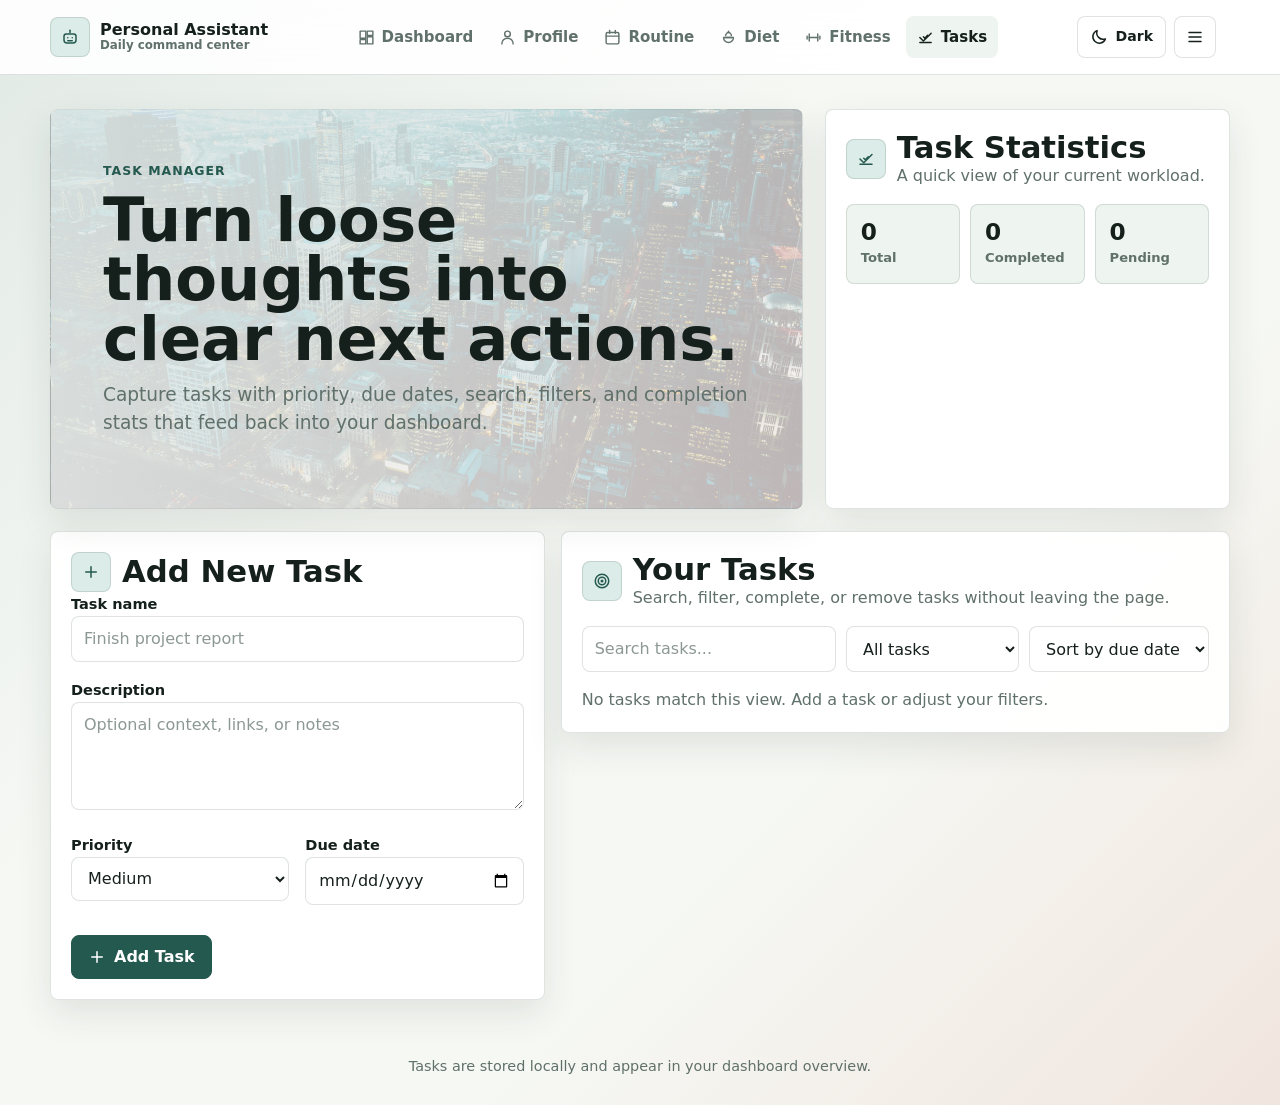
<file: Task.html>
<!DOCTYPE html>
<html lang="en">
<head>
    <meta charset="UTF-8">
    <meta name="viewport" content="width=device-width, initial-scale=1.0">
    <meta name="description" content="Personal task manager with priorities, due dates, filters, completion tracking, and local browser storage.">
    <title>Tasks | Personal Assistant</title>
    <link rel="stylesheet" href="./app.css">
    <script src="./app.js" defer></script>
    <script src="./Task.js" defer></script>
</head>
<body>
    <a class="skip-link" href="#main">Skip to content</a>

    <header class="site-header">
        <nav class="navbar" aria-label="Primary navigation">
            <a class="brand" href="./index.html">
                <span class="brand-mark" data-icon="assistant" aria-hidden="true"></span>
                <span class="brand-text">
                    <span>Personal Assistant</span>
                    <span>Daily command center</span>
                </span>
            </a>
            <div class="nav-menu" id="primary-menu">
                <a class="nav-link" href="./index.html" data-icon="dashboard">Dashboard</a>
                <a class="nav-link" href="./Profile.html" data-icon="user">Profile</a>
                <a class="nav-link" href="./TimeTable.html" data-icon="calendar">Routine</a>
                <a class="nav-link" href="./Diet.html" data-icon="salad">Diet</a>
                <a class="nav-link" href="./Exercise.html" data-icon="dumbbell">Fitness</a>
                <a class="nav-link" href="./Task.html" data-icon="tasks">Tasks</a>
            </div>
            <div class="nav-actions">
                <button class="theme-toggle" type="button" data-theme-toggle></button>
                <button class="icon-button nav-toggle" type="button" data-nav-toggle aria-label="Open navigation" aria-controls="primary-menu" aria-expanded="false"></button>
            </div>
        </nav>
    </header>

    <main class="app-shell" id="main">
        <section class="page-hero" aria-labelledby="task-title">
            <div class="hero-panel">
                <div class="hero-content">
                    <p class="eyebrow">Task manager</p>
                    <h1 id="task-title">Turn loose thoughts into clear next actions.</h1>
                    <p class="lead">Capture tasks with priority, due dates, search, filters, and completion stats that feed back into your dashboard.</p>
                </div>
            </div>
            <aside class="hero-aside">
                <div class="section-title">
                    <span class="section-icon" data-icon="tasks" aria-hidden="true"></span>
                    <div>
                        <h2>Task Statistics</h2>
                        <p class="muted">A quick view of your current workload.</p>
                    </div>
                </div>
                <div class="stats-strip">
                    <div class="mini-stat"><strong id="totalTasks">0</strong><span>Total</span></div>
                    <div class="mini-stat"><strong id="completedTasks">0</strong><span>Completed</span></div>
                    <div class="mini-stat"><strong id="pendingTasks">0</strong><span>Pending</span></div>
                </div>
            </aside>
        </section>

        <section class="task-page-layout">
            <div class="form-panel">
                <div class="section-title">
                    <span class="section-icon" data-icon="plus" aria-hidden="true"></span>
                    <h2>Add New Task</h2>
                </div>
                <form id="taskForm" class="form-grid">
                    <div class="full">
                        <label for="taskName">Task name</label>
                        <input type="text" id="taskName" autocomplete="off" placeholder="Finish project report" required>
                    </div>
                    <div class="full">
                        <label for="taskDescription">Description</label>
                        <textarea id="taskDescription" rows="3" placeholder="Optional context, links, or notes"></textarea>
                    </div>
                    <div>
                        <label for="taskPriority">Priority</label>
                        <select id="taskPriority">
                            <option value="high">High</option>
                            <option value="medium" selected>Medium</option>
                            <option value="low">Low</option>
                        </select>
                    </div>
                    <div>
                        <label for="taskDueDate">Due date</label>
                        <input type="date" id="taskDueDate" required>
                    </div>
                    <div class="form-actions full">
                        <button type="submit"><span data-icon="plus" aria-hidden="true"></span>Add Task</button>
                        <p class="status-message" id="taskStatus" aria-live="polite"></p>
                    </div>
                </form>
            </div>

            <section class="panel" aria-labelledby="task-list-title">
                <div class="section-head">
                    <div class="section-title">
                        <span class="section-icon" data-icon="target" aria-hidden="true"></span>
                        <div>
                            <h2 id="task-list-title">Your Tasks</h2>
                            <p class="muted">Search, filter, complete, or remove tasks without leaving the page.</p>
                        </div>
                    </div>
                </div>

                <div class="toolbar">
                    <label class="sr-only" for="searchTask">Search tasks</label>
                    <input type="search" id="searchTask" placeholder="Search tasks...">
                    <label class="sr-only" for="filterPriority">Filter tasks</label>
                    <select id="filterPriority">
                        <option value="all">All tasks</option>
                        <option value="high">High priority</option>
                        <option value="medium">Medium priority</option>
                        <option value="low">Low priority</option>
                        <option value="completed">Completed</option>
                        <option value="pending">Pending</option>
                    </select>
                    <label class="sr-only" for="sortTasks">Sort tasks</label>
                    <select id="sortTasks">
                        <option value="due">Sort by due date</option>
                        <option value="priority">Sort by priority</option>
                        <option value="created">Sort by newest</option>
                    </select>
                </div>

                <ul class="task-list" id="taskList" aria-live="polite"></ul>
            </section>
        </section>
    </main>

    <footer class="footer">Tasks are stored locally and appear in your dashboard overview.</footer>
</body>
</html>
</file>
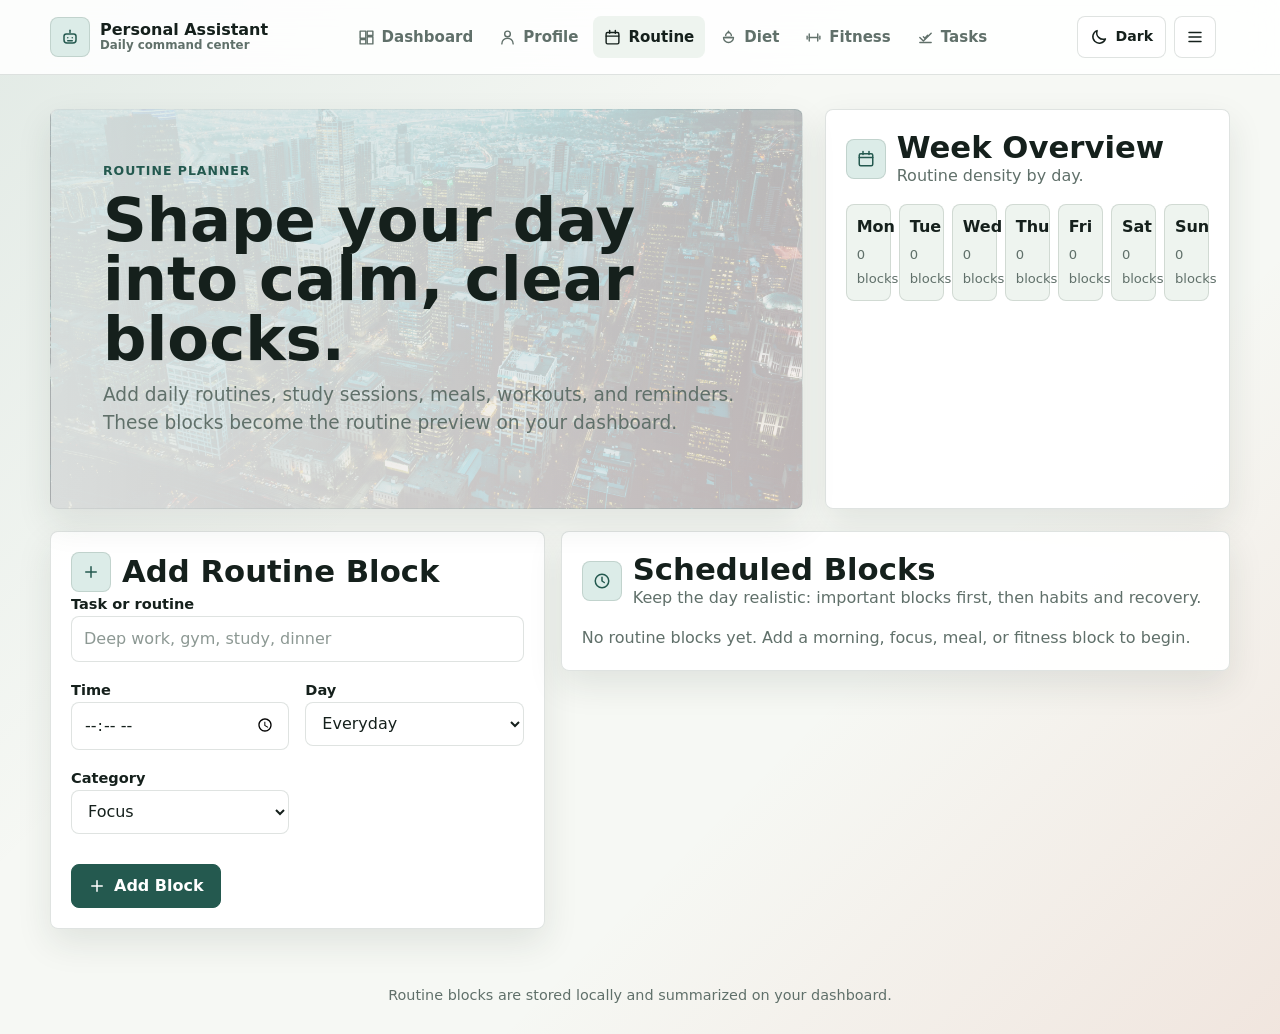
<file: TimeTable.html>
<!DOCTYPE html>
<html lang="en">
<head>
    <meta charset="UTF-8">
    <meta name="viewport" content="width=device-width, initial-scale=1.0">
    <meta name="description" content="Daily and weekly routine planner with time blocks, categories, and local storage.">
    <title>Routine Planner | Personal Assistant</title>
    <link rel="stylesheet" href="./app.css">
    <script src="./app.js" defer></script>
    <script src="./Time.js" defer></script>
</head>
<body>
    <a class="skip-link" href="#main">Skip to content</a>

    <header class="site-header">
        <nav class="navbar" aria-label="Primary navigation">
            <a class="brand" href="./index.html">
                <span class="brand-mark" data-icon="assistant" aria-hidden="true"></span>
                <span class="brand-text">
                    <span>Personal Assistant</span>
                    <span>Daily command center</span>
                </span>
            </a>
            <div class="nav-menu" id="primary-menu">
                <a class="nav-link" href="./index.html" data-icon="dashboard">Dashboard</a>
                <a class="nav-link" href="./Profile.html" data-icon="user">Profile</a>
                <a class="nav-link" href="./TimeTable.html" data-icon="calendar">Routine</a>
                <a class="nav-link" href="./Diet.html" data-icon="salad">Diet</a>
                <a class="nav-link" href="./Exercise.html" data-icon="dumbbell">Fitness</a>
                <a class="nav-link" href="./Task.html" data-icon="tasks">Tasks</a>
            </div>
            <div class="nav-actions">
                <button class="theme-toggle" type="button" data-theme-toggle></button>
                <button class="icon-button nav-toggle" type="button" data-nav-toggle aria-label="Open navigation" aria-controls="primary-menu" aria-expanded="false"></button>
            </div>
        </nav>
    </header>

    <main class="app-shell" id="main">
        <section class="page-hero" aria-labelledby="routine-title">
            <div class="hero-panel">
                <div class="hero-content">
                    <p class="eyebrow">Routine planner</p>
                    <h1 id="routine-title">Shape your day into calm, clear blocks.</h1>
                    <p class="lead">Add daily routines, study sessions, meals, workouts, and reminders. These blocks become the routine preview on your dashboard.</p>
                </div>
            </div>
            <aside class="hero-aside">
                <div class="section-title">
                    <span class="section-icon" data-icon="calendar" aria-hidden="true"></span>
                    <div>
                        <h2>Week Overview</h2>
                        <p class="muted">Routine density by day.</p>
                    </div>
                </div>
                <div class="calendar-grid" id="weekOverview"></div>
            </aside>
        </section>

        <section class="planner-layout">
            <div class="form-panel">
                <div class="section-title">
                    <span class="section-icon" data-icon="plus" aria-hidden="true"></span>
                    <h2>Add Routine Block</h2>
                </div>
                <form id="timetableForm" class="form-grid">
                    <div class="full">
                        <label for="task">Task or routine</label>
                        <input type="text" id="task" name="task" placeholder="Deep work, gym, study, dinner" required>
                    </div>
                    <div>
                        <label for="time">Time</label>
                        <input type="time" id="time" name="time" required>
                    </div>
                    <div>
                        <label for="day">Day</label>
                        <select id="day" name="day">
                            <option value="Everyday">Everyday</option>
                            <option value="Monday">Monday</option>
                            <option value="Tuesday">Tuesday</option>
                            <option value="Wednesday">Wednesday</option>
                            <option value="Thursday">Thursday</option>
                            <option value="Friday">Friday</option>
                            <option value="Saturday">Saturday</option>
                            <option value="Sunday">Sunday</option>
                        </select>
                    </div>
                    <div>
                        <label for="category">Category</label>
                        <select id="category" name="category">
                            <option value="Focus">Focus</option>
                            <option value="Routine">Routine</option>
                            <option value="Fitness">Fitness</option>
                            <option value="Diet">Diet</option>
                            <option value="Personal">Personal</option>
                        </select>
                    </div>
                    <div class="form-actions full">
                        <button type="submit"><span data-icon="plus" aria-hidden="true"></span>Add Block</button>
                        <p class="status-message" id="routineStatus" aria-live="polite"></p>
                    </div>
                </form>
            </div>

            <section class="panel" id="timetableContainer" aria-labelledby="scheduled-title">
                <div class="section-head">
                    <div class="section-title">
                        <span class="section-icon" data-icon="clock" aria-hidden="true"></span>
                        <div>
                            <h2 id="scheduled-title">Scheduled Blocks</h2>
                            <p class="muted">Keep the day realistic: important blocks first, then habits and recovery.</p>
                        </div>
                    </div>
                </div>
                <ul class="routine-list timetable-list" id="timetableList" aria-live="polite"></ul>
            </section>
        </section>
    </main>

    <footer class="footer">Routine blocks are stored locally and summarized on your dashboard.</footer>
</body>
</html>
</file>
<file: app.css>
:root {
    color-scheme: light;
    --bg: #f6f8f4;
    --surface: #ffffff;
    --surface-soft: #eef4ef;
    --surface-strong: #e4ece6;
    --text: #15201c;
    --muted: #60706a;
    --border: rgba(30, 58, 48, 0.14);
    --primary: #2f6f63;
    --primary-strong: #24594f;
    --primary-soft: #dcece8;
    --accent: #c85f41;
    --accent-soft: #f7e3da;
    --gold: #ba8b22;
    --violet: #6f63b6;
    --danger: #b83232;
    --success: #267a4b;
    --shadow: 0 24px 70px rgba(31, 52, 43, 0.12);
    --shadow-soft: 0 14px 35px rgba(31, 52, 43, 0.1);
    --radius: 8px;
    --nav-height: 74px;
    --focus: 0 0 0 4px rgba(47, 111, 99, 0.24);
}

[data-theme="dark"] {
    color-scheme: dark;
    --bg: #111713;
    --surface: #18211d;
    --surface-soft: #202b26;
    --surface-strong: #2a3731;
    --text: #eff5f0;
    --muted: #afbeb7;
    --border: rgba(225, 239, 231, 0.14);
    --primary: #8bd6c3;
    --primary-strong: #b7eadf;
    --primary-soft: rgba(139, 214, 195, 0.14);
    --accent: #ef9f83;
    --accent-soft: rgba(239, 159, 131, 0.16);
    --gold: #e1bd63;
    --violet: #b7aef0;
    --danger: #ff8f8f;
    --success: #96deb1;
    --shadow: 0 24px 70px rgba(0, 0, 0, 0.34);
    --shadow-soft: 0 14px 35px rgba(0, 0, 0, 0.24);
    --focus: 0 0 0 4px rgba(139, 214, 195, 0.26);
}

* {
    box-sizing: border-box;
}

html {
    scroll-behavior: smooth;
}

body {
    min-height: 100vh;
    margin: 0;
    background:
        linear-gradient(135deg, rgba(47, 111, 99, 0.1), transparent 38%),
        linear-gradient(315deg, rgba(200, 95, 65, 0.12), transparent 34%),
        var(--bg);
    color: var(--text);
    font-family: Inter, ui-sans-serif, system-ui, -apple-system, BlinkMacSystemFont, "Segoe UI", sans-serif;
    line-height: 1.5;
    transition: background-color 180ms ease, color 180ms ease;
}

body[data-page="dashboard"]::after {
    position: fixed;
    inset: 0;
    z-index: -3;
    pointer-events: none;
    content: "";
    background: linear-gradient(rgba(246, 248, 244, 0.76), rgba(246, 248, 244, 0.92)), url("./bck.jpg") center / cover;
}

[data-theme="dark"] body[data-page="dashboard"]::after,
body[data-page="dashboard"][data-theme="dark"]::after {
    background: linear-gradient(rgba(17, 23, 19, 0.82), rgba(17, 23, 19, 0.94)), url("./bck.jpg") center / cover;
}

img,
svg {
    display: block;
}

a {
    color: inherit;
}

button,
input,
select,
textarea {
    font: inherit;
}

button {
    border: 0;
}

button,
a,
input,
select,
textarea {
    -webkit-tap-highlight-color: transparent;
}

:focus-visible {
    outline: none;
    box-shadow: var(--focus);
}

.skip-link {
    position: fixed;
    top: 12px;
    left: 12px;
    z-index: 100;
    transform: translateY(-150%);
    background: var(--surface);
    color: var(--text);
    padding: 10px 14px;
    border: 1px solid var(--border);
    border-radius: var(--radius);
    transition: transform 160ms ease;
}

.skip-link:focus {
    transform: translateY(0);
}

.site-header {
    position: sticky;
    top: 0;
    z-index: 50;
    border-bottom: 1px solid var(--border);
    background: color-mix(in srgb, var(--surface) 88%, transparent);
    backdrop-filter: blur(18px);
}

.navbar {
    min-height: var(--nav-height);
    width: min(1180px, calc(100% - 32px));
    margin: 0 auto;
    display: grid;
    grid-template-columns: auto 1fr auto auto;
    align-items: center;
    gap: 14px;
}

.brand {
    display: inline-flex;
    align-items: center;
    gap: 10px;
    min-width: 0;
    color: var(--text);
    font-weight: 800;
    text-decoration: none;
    letter-spacing: 0;
}

.brand-mark,
.section-icon,
.stat-icon {
    display: inline-grid;
    place-items: center;
    width: 40px;
    height: 40px;
    flex: 0 0 auto;
    color: var(--primary-strong);
    border: 1px solid var(--border);
    border-radius: var(--radius);
    background: var(--primary-soft);
}

.brand-text {
    display: grid;
    line-height: 1.05;
}

.brand-text span:last-child {
    color: var(--muted);
    font-size: 0.74rem;
    font-weight: 700;
}

.nav-menu {
    display: flex;
    justify-content: center;
    align-items: center;
    gap: 4px;
}

.nav-link {
    position: relative;
    display: inline-flex;
    align-items: center;
    gap: 7px;
    min-height: 42px;
    padding: 0 11px;
    color: var(--muted);
    border-radius: var(--radius);
    text-decoration: none;
    font-size: 0.94rem;
    font-weight: 700;
    transition: color 160ms ease, background-color 160ms ease, transform 160ms ease;
}

.nav-link:hover,
.nav-link.active {
    color: var(--text);
    background: var(--surface-soft);
}

.nav-link:hover {
    transform: translateY(-1px);
}

.nav-link .icon {
    width: 17px;
    height: 17px;
}

.nav-actions {
    display: inline-flex;
    align-items: center;
    gap: 8px;
}

.nav-toggle {
    display: none;
}

.icon,
.button-icon {
    width: 18px;
    height: 18px;
    flex: 0 0 auto;
    stroke: currentColor;
    stroke-width: 2;
    stroke-linecap: round;
    stroke-linejoin: round;
    fill: none;
}

.icon-button,
.theme-toggle {
    display: inline-flex;
    align-items: center;
    justify-content: center;
    gap: 8px;
    min-width: 42px;
    min-height: 42px;
    color: var(--text);
    border: 1px solid var(--border);
    border-radius: var(--radius);
    background: var(--surface);
    cursor: pointer;
    transition: transform 160ms ease, background-color 160ms ease, border-color 160ms ease;
}

.theme-toggle {
    padding: 0 12px;
    font-weight: 800;
    font-size: 0.88rem;
}

.icon-button:hover,
.theme-toggle:hover {
    transform: translateY(-1px);
    background: var(--surface-soft);
    border-color: color-mix(in srgb, var(--primary) 40%, var(--border));
}

.app-shell {
    width: min(1180px, calc(100% - 32px));
    margin: 0 auto;
    padding: 34px 0 56px;
}

.page-hero,
.dashboard-hero {
    display: grid;
    grid-template-columns: minmax(0, 1.3fr) minmax(280px, 0.7fr);
    gap: 22px;
    align-items: stretch;
    margin-bottom: 22px;
}

.hero-panel,
.hero-aside,
.panel,
.card,
.stat-card,
.form-panel {
    border: 1px solid var(--border);
    border-radius: var(--radius);
    background: color-mix(in srgb, var(--surface) 94%, transparent);
    box-shadow: var(--shadow-soft);
}

.hero-panel {
    min-height: 360px;
    display: grid;
    align-content: end;
    padding: clamp(24px, 5vw, 52px);
    overflow: hidden;
    position: relative;
    background:
        linear-gradient(90deg, color-mix(in srgb, var(--surface) 92%, transparent), color-mix(in srgb, var(--surface) 72%, transparent)),
        url("./bck.jpg") center / cover;
}

.hero-panel::before {
    position: absolute;
    inset: 0;
    content: "";
    background: linear-gradient(135deg, rgba(47, 111, 99, 0.14), rgba(200, 95, 65, 0.08));
    pointer-events: none;
}

.hero-content,
.hero-aside > *,
.page-hero-copy {
    position: relative;
}

.eyebrow {
    margin: 0 0 10px;
    color: var(--primary-strong);
    font-size: 0.78rem;
    font-weight: 900;
    letter-spacing: 0.08em;
    text-transform: uppercase;
}

h1,
h2,
h3,
p {
    margin-top: 0;
}

h1 {
    max-width: 760px;
    margin-bottom: 12px;
    font-size: clamp(2.1rem, 6vw, 4.8rem);
    line-height: 0.98;
    letter-spacing: 0;
}

.page-hero h1 {
    font-size: clamp(2rem, 5vw, 3.8rem);
}

h2 {
    margin-bottom: 12px;
    font-size: clamp(1.35rem, 2.4vw, 2rem);
    line-height: 1.12;
}

h3 {
    margin-bottom: 8px;
    font-size: 1rem;
}

.lead {
    max-width: 720px;
    color: var(--muted);
    font-size: clamp(1rem, 2vw, 1.16rem);
}

.hero-actions,
.button-row {
    display: flex;
    flex-wrap: wrap;
    gap: 10px;
    margin-top: 24px;
}

.btn,
button[type="submit"]:not(.icon-button),
button[type="button"].primary-action {
    display: inline-flex;
    align-items: center;
    justify-content: center;
    gap: 8px;
    min-height: 44px;
    padding: 0 16px;
    color: var(--text);
    border: 1px solid var(--border);
    border-radius: var(--radius);
    background: var(--surface);
    cursor: pointer;
    font-weight: 800;
    text-decoration: none;
    transition: transform 160ms ease, background-color 160ms ease, border-color 160ms ease;
}

.btn:hover,
button[type="submit"]:not(.icon-button):hover,
button[type="button"].primary-action:hover {
    transform: translateY(-1px);
    background: var(--surface-soft);
    border-color: color-mix(in srgb, var(--primary) 40%, var(--border));
}

.btn-primary,
button[type="submit"]:not(.icon-button),
button[type="button"].primary-action {
    color: #ffffff;
    background: var(--primary-strong);
    border-color: var(--primary-strong);
}

[data-theme="dark"] .btn-primary,
[data-theme="dark"] button[type="submit"]:not(.icon-button),
[data-theme="dark"] button[type="button"].primary-action {
    color: #0c1511;
    background: var(--primary);
    border-color: var(--primary);
}

.btn-primary:hover,
button[type="submit"]:not(.icon-button):hover,
button[type="button"].primary-action:hover {
    background: var(--primary);
    border-color: var(--primary);
}

.btn-danger {
    color: #ffffff;
    background: var(--danger);
    border-color: var(--danger);
}

.hero-aside,
.panel,
.card,
.stat-card,
.form-panel {
    padding: 20px;
}

.hero-aside {
    display: grid;
    gap: 16px;
    align-content: start;
}

.today-meta {
    display: flex;
    justify-content: space-between;
    gap: 16px;
    color: var(--muted);
    font-size: 0.92rem;
    font-weight: 700;
}

.clock {
    color: var(--text);
    font-size: clamp(2.2rem, 5vw, 3.5rem);
    line-height: 1;
    font-weight: 900;
}

.compact-form,
.input-line {
    display: grid;
    gap: 10px;
}

.input-line {
    grid-template-columns: 1fr auto;
}

label {
    display: inline-flex;
    align-items: center;
    gap: 6px;
    color: var(--text);
    font-size: 0.91rem;
    font-weight: 800;
}

input,
select,
textarea {
    width: 100%;
    min-height: 44px;
    padding: 10px 12px;
    color: var(--text);
    border: 1px solid var(--border);
    border-radius: var(--radius);
    background: var(--surface);
    transition: border-color 160ms ease, background-color 160ms ease, box-shadow 160ms ease;
}

textarea {
    min-height: 108px;
    resize: vertical;
}

input::placeholder,
textarea::placeholder {
    color: color-mix(in srgb, var(--muted) 72%, transparent);
}

input:focus,
select:focus,
textarea:focus {
    border-color: var(--primary);
    box-shadow: var(--focus);
    outline: none;
}

.form-grid {
    display: grid;
    grid-template-columns: repeat(2, minmax(0, 1fr));
    gap: 16px;
}

.form-grid .full {
    grid-column: 1 / -1;
}

.stack {
    display: grid;
    gap: 16px;
}

.section-head {
    display: flex;
    justify-content: space-between;
    align-items: flex-start;
    gap: 18px;
    margin-bottom: 16px;
}

.section-title {
    display: flex;
    align-items: center;
    gap: 11px;
}

.section-title h2,
.section-title h3,
.section-head p,
.section-title p {
    margin-bottom: 0;
}

.section-head p,
.muted,
.empty-state {
    color: var(--muted);
}

.grid {
    display: grid;
    gap: 16px;
}

.grid.two {
    grid-template-columns: repeat(2, minmax(0, 1fr));
}

.grid.three {
    grid-template-columns: repeat(3, minmax(0, 1fr));
}

.grid.four,
.metric-grid {
    display: grid;
    grid-template-columns: repeat(4, minmax(0, 1fr));
    gap: 16px;
}

.stat-card {
    display: grid;
    gap: 12px;
    min-height: 142px;
}

.stat-card strong,
.metric-value {
    display: block;
    color: var(--text);
    font-size: 1.85rem;
    line-height: 1;
    font-weight: 900;
}

.stat-card span,
.metric-label {
    color: var(--muted);
    font-size: 0.9rem;
    font-weight: 700;
}

.dashboard-grid {
    display: grid;
    grid-template-columns: minmax(0, 1.2fr) minmax(310px, 0.8fr);
    gap: 16px;
    margin-top: 16px;
}

.list,
.routine-list,
.task-list,
.note-list {
    display: grid;
    gap: 10px;
    margin: 0;
    padding: 0;
    list-style: none;
}

.list-item,
.routine-item,
.task-item,
.note-item,
.meal-item,
.exercise-item {
    display: grid;
    gap: 8px;
    padding: 14px;
    border: 1px solid var(--border);
    border-radius: var(--radius);
    background: var(--surface-soft);
}

.routine-item {
    grid-template-columns: 86px 1fr;
    align-items: start;
}

.time-pill,
.priority-pill,
.tag,
.status-pill {
    display: inline-flex;
    align-items: center;
    justify-content: center;
    width: fit-content;
    min-height: 28px;
    padding: 0 9px;
    color: var(--primary-strong);
    border: 1px solid var(--border);
    border-radius: 999px;
    background: var(--primary-soft);
    font-size: 0.78rem;
    font-weight: 900;
    text-transform: capitalize;
}

.priority-high,
.tag-accent {
    color: var(--accent);
    background: var(--accent-soft);
}

.priority-medium {
    color: var(--gold);
    background: color-mix(in srgb, var(--gold) 15%, var(--surface));
}

.priority-low {
    color: var(--success);
    background: color-mix(in srgb, var(--success) 14%, var(--surface));
}

.task-item {
    grid-template-columns: 1fr auto;
    align-items: center;
}

.task-main {
    display: grid;
    gap: 4px;
    min-width: 0;
}

.task-title {
    font-weight: 900;
    overflow-wrap: anywhere;
}

.completed .task-title,
.task-title.completed {
    color: var(--muted);
    text-decoration: line-through;
}

.task-meta,
.item-meta {
    display: flex;
    flex-wrap: wrap;
    gap: 8px;
    color: var(--muted);
    font-size: 0.86rem;
    font-weight: 700;
}

.item-actions {
    display: inline-flex;
    align-items: center;
    gap: 8px;
}

.item-actions .icon-button {
    min-width: 38px;
    min-height: 38px;
    background: var(--surface);
}

.progress-track {
    height: 12px;
    overflow: hidden;
    border-radius: 999px;
    background: var(--surface-strong);
}

.progress-fill {
    width: 0;
    height: 100%;
    border-radius: inherit;
    background: linear-gradient(90deg, var(--primary), var(--accent));
    transition: width 260ms ease;
}

.quick-links {
    display: grid;
    grid-template-columns: repeat(3, minmax(0, 1fr));
    gap: 12px;
}

.quick-link {
    min-height: 118px;
    display: grid;
    align-content: space-between;
    gap: 12px;
    padding: 16px;
    color: var(--text);
    border: 1px solid var(--border);
    border-radius: var(--radius);
    background: var(--surface);
    text-decoration: none;
    transition: transform 160ms ease, background-color 160ms ease, border-color 160ms ease;
}

.quick-link:hover {
    transform: translateY(-2px);
    background: var(--surface-soft);
    border-color: color-mix(in srgb, var(--primary) 40%, var(--border));
}

.quick-link strong {
    display: block;
    margin-bottom: 2px;
    color: var(--text);
}

.quick-link > span:not(.section-icon),
.quick-link > span:not(.section-icon) span {
    color: var(--muted);
    font-size: 0.88rem;
}

.profile-grid {
    display: grid;
    grid-template-columns: repeat(2, minmax(0, 1fr));
    gap: 16px;
}

.profile-grid .wide {
    grid-column: 1 / -1;
}

.form-actions {
    display: flex;
    flex-wrap: wrap;
    align-items: center;
    gap: 10px;
    margin-top: 14px;
}

.status-message {
    min-height: 22px;
    color: var(--success);
    font-size: 0.9rem;
    font-weight: 800;
}

.toolbar {
    display: grid;
    grid-template-columns: minmax(220px, 1fr) repeat(2, minmax(150px, auto));
    gap: 10px;
    margin-bottom: 16px;
}

.task-page-layout,
.wellness-layout,
.planner-layout {
    display: grid;
    grid-template-columns: minmax(300px, 0.85fr) minmax(0, 1.15fr);
    gap: 16px;
    align-items: start;
}

.stats-strip {
    display: grid;
    grid-template-columns: repeat(3, minmax(0, 1fr));
    gap: 10px;
}

.mini-stat {
    padding: 14px;
    border: 1px solid var(--border);
    border-radius: var(--radius);
    background: var(--surface-soft);
}

.mini-stat strong {
    display: block;
    font-size: 1.45rem;
    line-height: 1.1;
}

.mini-stat span {
    color: var(--muted);
    font-size: 0.82rem;
    font-weight: 800;
}

.meal-grid {
    display: grid;
    grid-template-columns: repeat(2, minmax(0, 1fr));
    gap: 12px;
}

.meal-item {
    min-height: 116px;
}

.grocery-list {
    columns: 2;
    gap: 22px;
    margin: 0;
    padding-left: 18px;
}

.exercise-item {
    grid-template-columns: 1fr auto;
    align-items: center;
}

.timetable-list .routine-item {
    grid-template-columns: 74px 1fr auto;
}

.calendar-grid {
    display: grid;
    grid-template-columns: repeat(7, minmax(0, 1fr));
    gap: 8px;
}

.day-chip {
    min-height: 74px;
    padding: 10px;
    border: 1px solid var(--border);
    border-radius: var(--radius);
    background: var(--surface-soft);
}

.day-chip strong {
    display: block;
    margin-bottom: 3px;
}

.day-chip span {
    color: var(--muted);
    font-size: 0.82rem;
}

.footer {
    width: min(1180px, calc(100% - 32px));
    margin: 0 auto 28px;
    color: var(--muted);
    text-align: center;
    font-size: 0.9rem;
}

.sr-only {
    position: absolute;
    width: 1px;
    height: 1px;
    overflow: hidden;
    clip: rect(0, 0, 0, 0);
    white-space: nowrap;
    clip-path: inset(50%);
}

@media (prefers-reduced-motion: reduce) {
    *,
    *::before,
    *::after {
        scroll-behavior: auto !important;
        transition-duration: 1ms !important;
        animation-duration: 1ms !important;
    }
}

@media (max-width: 1020px) {
    .navbar {
        grid-template-columns: auto 1fr auto;
    }

    .nav-toggle {
        display: inline-flex;
        justify-self: end;
    }

    .nav-menu {
        position: fixed;
        top: var(--nav-height);
        left: 16px;
        right: 16px;
        display: none;
        justify-content: stretch;
        align-items: stretch;
        flex-direction: column;
        padding: 10px;
        border: 1px solid var(--border);
        border-radius: var(--radius);
        background: var(--surface);
        box-shadow: var(--shadow);
    }

    .nav-menu.open {
        display: flex;
    }

    .nav-link {
        justify-content: flex-start;
        min-height: 46px;
    }

    .dashboard-hero,
    .page-hero,
    .dashboard-grid,
    .task-page-layout,
    .wellness-layout,
    .planner-layout {
        grid-template-columns: 1fr;
    }

    .metric-grid,
    .grid.four {
        grid-template-columns: repeat(2, minmax(0, 1fr));
    }

    .quick-links,
    .grid.three {
        grid-template-columns: repeat(2, minmax(0, 1fr));
    }

    .toolbar {
        grid-template-columns: 1fr 1fr;
    }

    .toolbar input {
        grid-column: 1 / -1;
    }

    .profile-grid {
        grid-template-columns: 1fr;
    }

    .profile-grid .wide {
        grid-column: auto;
    }
}

@media (max-width: 720px) {
    :root {
        --nav-height: 66px;
    }

    .navbar,
    .app-shell,
    .footer {
        width: min(100% - 24px, 1180px);
    }

    .navbar {
        gap: 8px;
    }

    .brand-mark {
        width: 36px;
        height: 36px;
    }

    .brand-text span:first-child {
        font-size: 0.94rem;
    }

    .brand-text span:last-child,
    .theme-toggle span {
        display: none;
    }

    .app-shell {
        padding-top: 22px;
    }

    .hero-panel {
        min-height: 330px;
        padding: 24px;
    }

    .hero-actions,
    .button-row,
    .form-actions {
        flex-direction: column;
        align-items: stretch;
    }

    .btn,
    button[type="submit"]:not(.icon-button),
    button[type="button"].primary-action {
        width: 100%;
    }

    .metric-grid,
    .grid.four,
    .grid.two,
    .grid.three,
    .quick-links,
    .stats-strip,
    .meal-grid,
    .form-grid,
    .calendar-grid {
        grid-template-columns: 1fr;
    }

    .section-head {
        flex-direction: column;
        align-items: stretch;
    }

    .input-line {
        grid-template-columns: 1fr;
    }

    .task-item,
    .exercise-item,
    .timetable-list .routine-item {
        grid-template-columns: 1fr;
    }

    .item-actions {
        width: 100%;
        justify-content: flex-start;
    }

    .routine-item {
        grid-template-columns: 1fr;
    }

    .toolbar {
        grid-template-columns: 1fr;
    }

    .toolbar input {
        grid-column: auto;
    }

    .grocery-list {
        columns: 1;
    }
}
</file>
